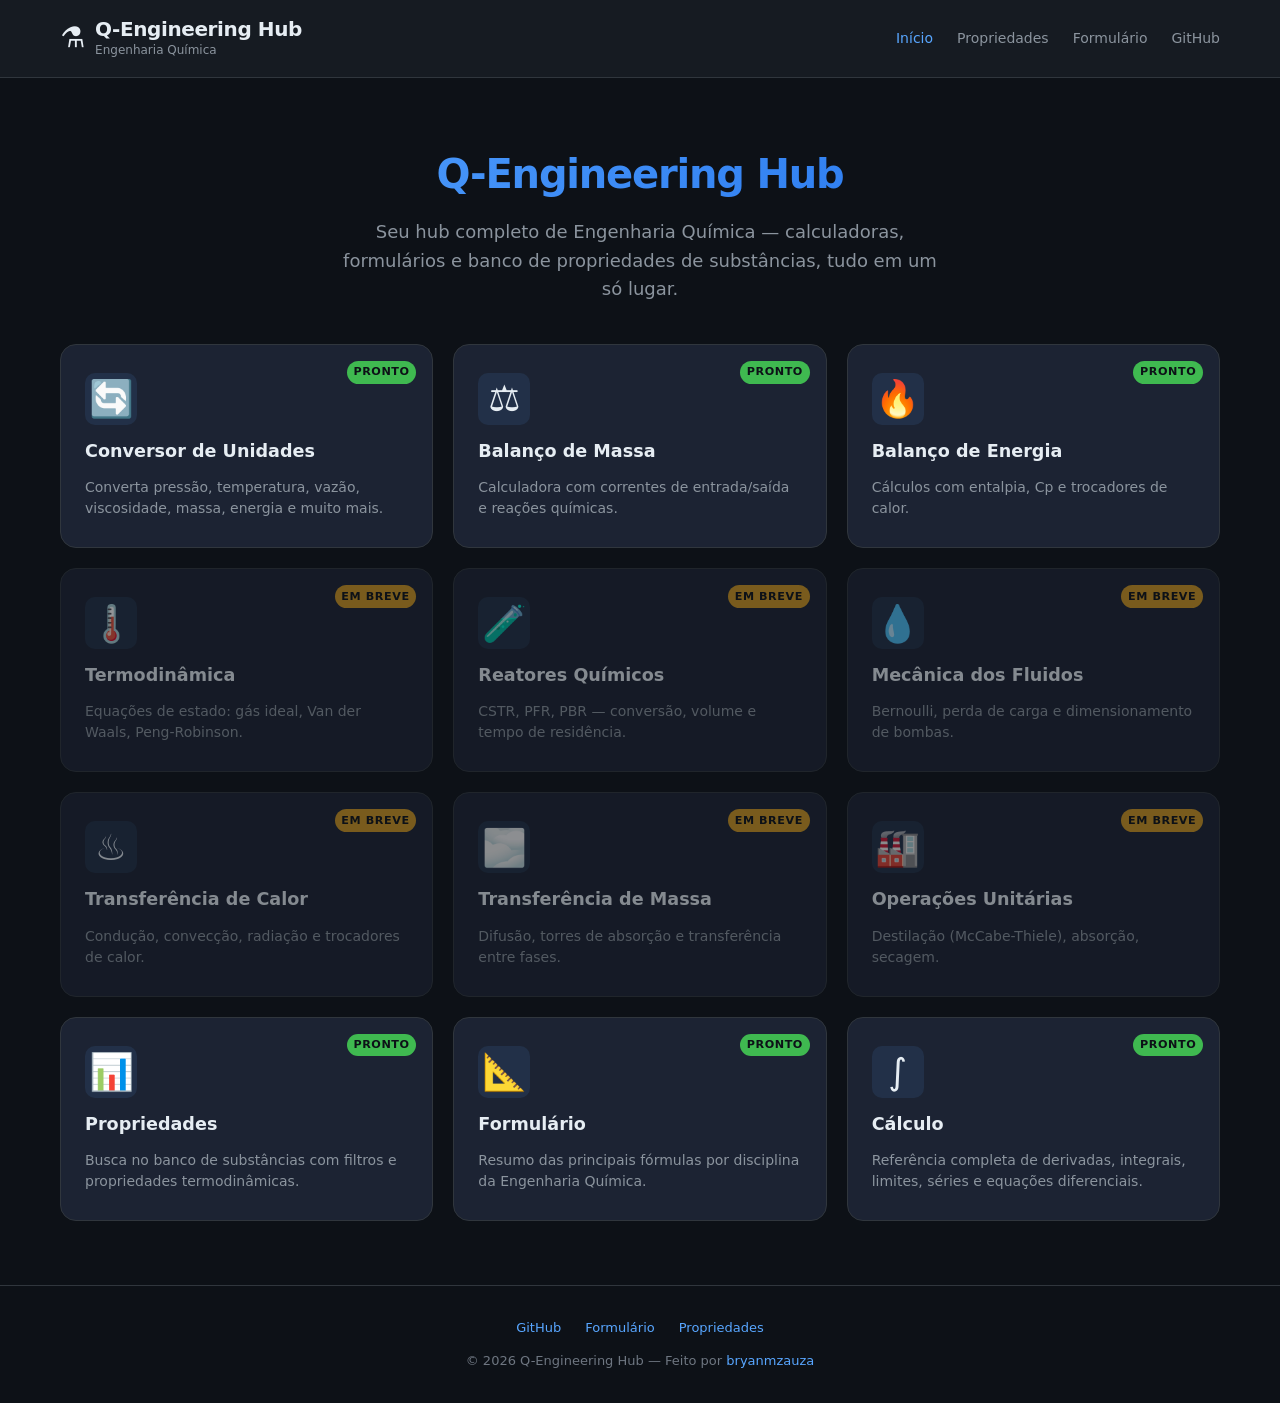
<file: index.html>
<!DOCTYPE html>
<html lang="pt-BR">
<head>
  <meta charset="UTF-8" />
  <meta name="viewport" content="width=device-width, initial-scale=1.0" />
  <meta name="description" content="Q-Engineering Hub — Seu hub completo de Engenharia Química com calculadoras, formulários e banco de propriedades." />
  <title>Q-Engineering Hub</title>
  <link rel="stylesheet" href="css/style.css" />
</head>
<body>

  <!-- ========== Header ========== -->
  <header class="site-header">
    <div class="container header-inner">
      <a href="index.html" class="logo" aria-label="Q-Engineering Hub — Página inicial">
        <span class="logo-icon">⚗️</span>
        <div class="logo-text">
          <h1>Q-Engineering Hub</h1>
          <span>Engenharia Química</span>
        </div>
      </a>

      <button class="menu-toggle" aria-label="Abrir menu" id="menuToggle">☰</button>

      <nav class="header-nav" id="headerNav">
        <a href="index.html" class="active">Início</a>
        <a href="pages/properties.html">Propriedades</a>
        <a href="pages/formulas.html">Formulário</a>
        <a href="https://github.com/bryanmzauza/Q-Engineering-Hub" target="_blank" rel="noopener">GitHub</a>
      </nav>
    </div>
  </header>

  <!-- ========== Hero ========== -->
  <section class="hero">
    <div class="container">
      <h2>Q-Engineering Hub</h2>
      <p>Seu hub completo de Engenharia Química — calculadoras, formulários e banco de propriedades de substâncias, tudo em um só lugar.</p>
    </div>
  </section>

  <!-- ========== Modules Grid ========== -->
  <section class="container">
    <div class="modules-grid" id="modulesGrid">

      <!-- Conversor de Unidades — ATIVO -->
      <a href="pages/unit-converter.html" class="module-card" aria-label="Conversor de Unidades">
        <span class="badge badge--ready">Pronto</span>
        <div class="card-icon">🔄</div>
        <h3>Conversor de Unidades</h3>
        <p>Converta pressão, temperatura, vazão, viscosidade, massa, energia e muito mais.</p>
      </a>

      <!-- Balanço de Massa — ATIVO -->
      <a href="pages/mass-balance.html" class="module-card" aria-label="Balanço de Massa">
        <span class="badge badge--ready">Pronto</span>
        <div class="card-icon">⚖️</div>
        <h3>Balanço de Massa</h3>
        <p>Calculadora com correntes de entrada/saída e reações químicas.</p>
      </a>

      <!-- Balanço de Energia — ATIVO -->
      <a href="pages/energy-balance.html" class="module-card" aria-label="Balanço de Energia">
        <span class="badge badge--ready">Pronto</span>
        <div class="card-icon">🔥</div>
        <h3>Balanço de Energia</h3>
        <p>Cálculos com entalpia, Cp e trocadores de calor.</p>
      </a>

      <!-- Termodinâmica -->
      <div class="module-card disabled" aria-label="Termodinâmica — Em breve">
        <span class="badge">Em breve</span>
        <div class="card-icon">🌡️</div>
        <h3>Termodinâmica</h3>
        <p>Equações de estado: gás ideal, Van der Waals, Peng-Robinson.</p>
      </div>

      <!-- Reatores Químicos -->
      <div class="module-card disabled" aria-label="Reatores Químicos — Em breve">
        <span class="badge">Em breve</span>
        <div class="card-icon">🧪</div>
        <h3>Reatores Químicos</h3>
        <p>CSTR, PFR, PBR — conversão, volume e tempo de residência.</p>
      </div>

      <!-- Mecânica dos Fluidos -->
      <div class="module-card disabled" aria-label="Mecânica dos Fluidos — Em breve">
        <span class="badge">Em breve</span>
        <div class="card-icon">💧</div>
        <h3>Mecânica dos Fluidos</h3>
        <p>Bernoulli, perda de carga e dimensionamento de bombas.</p>
      </div>

      <!-- Transferência de Calor -->
      <div class="module-card disabled" aria-label="Transferência de Calor — Em breve">
        <span class="badge">Em breve</span>
        <div class="card-icon">♨️</div>
        <h3>Transferência de Calor</h3>
        <p>Condução, convecção, radiação e trocadores de calor.</p>
      </div>

      <!-- Transferência de Massa -->
      <div class="module-card disabled" aria-label="Transferência de Massa — Em breve">
        <span class="badge">Em breve</span>
        <div class="card-icon">🌫️</div>
        <h3>Transferência de Massa</h3>
        <p>Difusão, torres de absorção e transferência entre fases.</p>
      </div>

      <!-- Operações Unitárias -->
      <div class="module-card disabled" aria-label="Operações Unitárias — Em breve">
        <span class="badge">Em breve</span>
        <div class="card-icon">🏭</div>
        <h3>Operações Unitárias</h3>
        <p>Destilação (McCabe-Thiele), absorção, secagem.</p>
      </div>

      <!-- Propriedades -->
      <a href="pages/properties.html" class="module-card" aria-label="Banco de Propriedades">
        <span class="badge badge--ready">Pronto</span>
        <div class="card-icon">📊</div>
        <h3>Propriedades</h3>
        <p>Busca no banco de substâncias com filtros e propriedades termodinâmicas.</p>
      </a>

      <!-- Formulário -->
      <a href="pages/formulas.html" class="module-card" aria-label="Formulário de Fórmulas">
        <span class="badge badge--ready">Pronto</span>
        <div class="card-icon">📐</div>
        <h3>Formulário</h3>
        <p>Resumo das principais fórmulas por disciplina da Engenharia Química.</p>
      </a>

      <!-- Cálculo -->
      <a href="pages/calculus.html" class="module-card" aria-label="Cálculo — Derivadas, Integrais e mais">
        <span class="badge badge--ready">Pronto</span>
        <div class="card-icon">∫</div>
        <h3>Cálculo</h3>
        <p>Referência completa de derivadas, integrais, limites, séries e equações diferenciais.</p>
      </a>

    </div>
  </section>

  <!-- ========== Footer ========== -->
  <footer class="site-footer">
    <div class="container">
      <div class="footer-links">
        <a href="https://github.com/bryanmzauza/Q-Engineering-Hub" target="_blank" rel="noopener">GitHub</a>
        <a href="pages/formulas.html">Formulário</a>
        <a href="pages/properties.html">Propriedades</a>
      </div>
      <p>&copy; 2026 Q-Engineering Hub — Feito por <a href="https://github.com/bryanmzauza" target="_blank" rel="noopener">bryanmzauza</a></p>
    </div>
  </footer>

  <script src="js/main.js"></script>
</body>
</html>
</file>
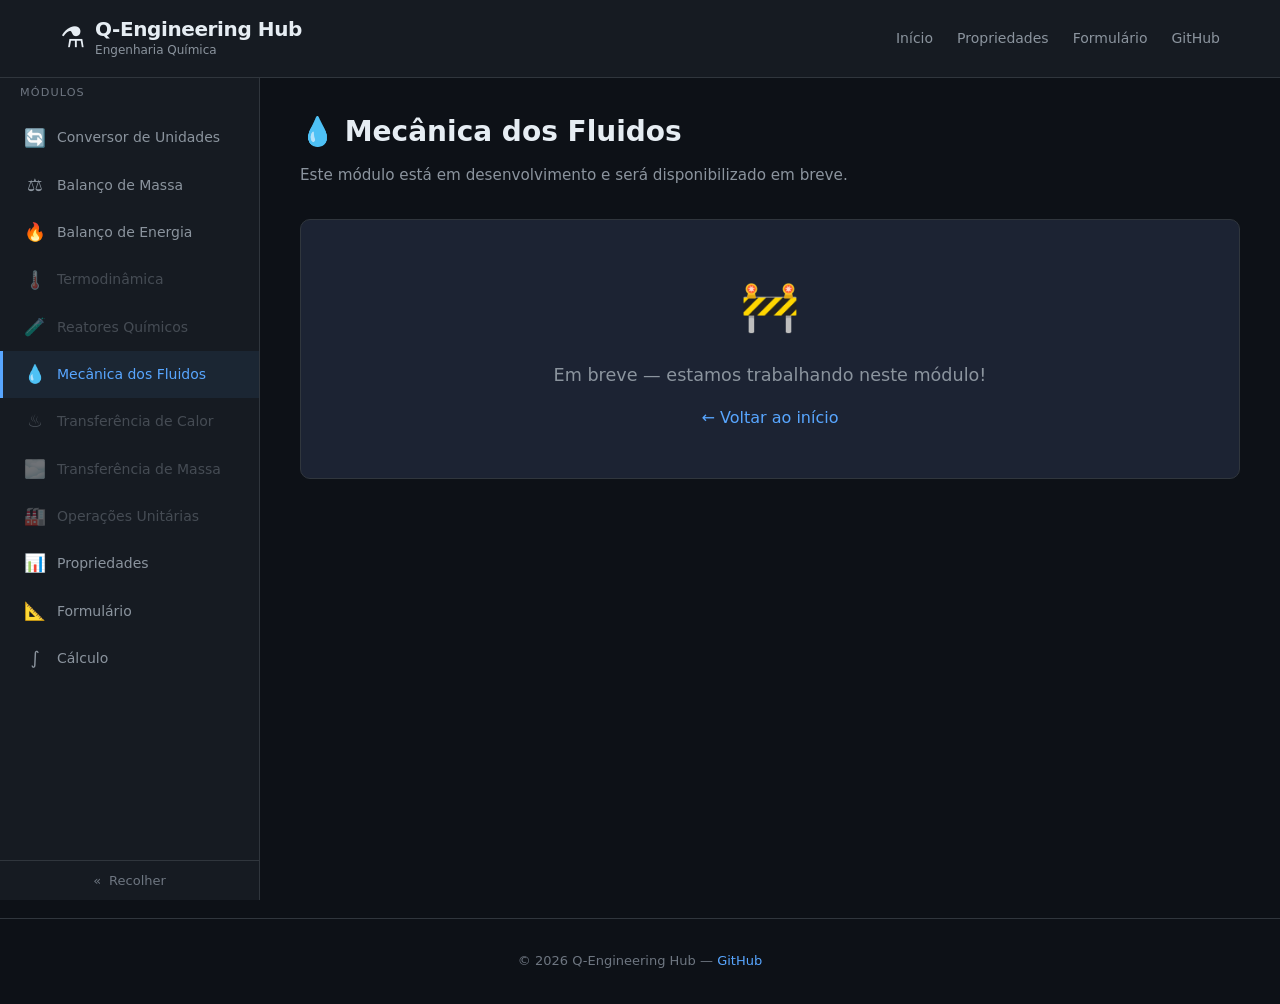
<file: pages/fluid-mechanics.html>
<!DOCTYPE html>
<html lang="pt-BR">
<head>
  <meta charset="UTF-8" />
  <meta name="viewport" content="width=device-width, initial-scale=1.0" />
  <title>Mecânica dos Fluidos — Q-Engineering Hub</title>
  <link rel="stylesheet" href="../css/style.css" />
</head>
<body>
  <header class="site-header">
    <div class="container header-inner">
      <a href="../index.html" class="logo">
        <span class="logo-icon">⚗️</span>
        <div class="logo-text">
          <h1>Q-Engineering Hub</h1>
          <span>Engenharia Química</span>
        </div>
      </a>
      <button class="menu-toggle" id="menuToggle">☰</button>
      <nav class="header-nav" id="headerNav">
        <a href="../index.html">Início</a>
        <a href="properties.html">Propriedades</a>
        <a href="formulas.html">Formulário</a>
        <a href="https://github.com/bryanmzauza/Q-Engineering-Hub" target="_blank" rel="noopener">GitHub</a>
      </nav>
    </div>
  </header>
  <div class="page-wrapper">
    <aside class="sidebar" id="sidebar">
      <p class="sidebar-title">Módulos</p>
      <nav class="sidebar-nav">
        <a href="unit-converter.html"><span class="nav-icon">🔄</span> Conversor de Unidades</a>
        <a href="mass-balance.html"><span class="nav-icon">⚖️</span> Balanço de Massa</a>
        <a href="energy-balance.html"><span class="nav-icon">🔥</span> Balanço de Energia</a>
        <a href="thermodynamics.html" class="disabled"><span class="nav-icon">🌡️</span> Termodinâmica</a>
        <a href="reactors.html" class="disabled"><span class="nav-icon">🧪</span> Reatores Químicos</a>
        <a href="fluid-mechanics.html" class="active"><span class="nav-icon">💧</span> Mecânica dos Fluidos</a>
        <a href="heat-transfer.html" class="disabled"><span class="nav-icon">♨️</span> Transferência de Calor</a>
        <a href="mass-transfer.html" class="disabled"><span class="nav-icon">🌫️</span> Transferência de Massa</a>
        <a href="unit-operations.html" class="disabled"><span class="nav-icon">🏭</span> Operações Unitárias</a>
        <a href="properties.html"><span class="nav-icon">📊</span> Propriedades</a>
        <a href="formulas.html"><span class="nav-icon">📐</span> Formulário</a>
        <a href="calculus.html"><span class="nav-icon">∫</span> Cálculo</a>
      </nav>
    </aside>
    <main class="main-content">
      <h2 class="page-title">💧 Mecânica dos Fluidos</h2>
      <p class="page-subtitle">Este módulo está em desenvolvimento e será disponibilizado em breve.</p>
      <div class="result-box" style="text-align:center; padding: 3rem 1.5rem;">
        <p style="font-size: 3rem; margin-bottom: 1rem;">🚧</p>
        <p style="font-size: 1.1rem; color: var(--text-secondary);">Em breve — estamos trabalhando neste módulo!</p>
        <p style="margin-top: 1rem;"><a href="../index.html">← Voltar ao início</a></p>
      </div>
    </main>
  </div>
  <footer class="site-footer">
    <div class="container">
      <p>&copy; 2026 Q-Engineering Hub — <a href="https://github.com/bryanmzauza/Q-Engineering-Hub" target="_blank" rel="noopener">GitHub</a></p>
    </div>
  </footer>
  <script src="../js/main.js"></script>
</body>
</html>
</file>
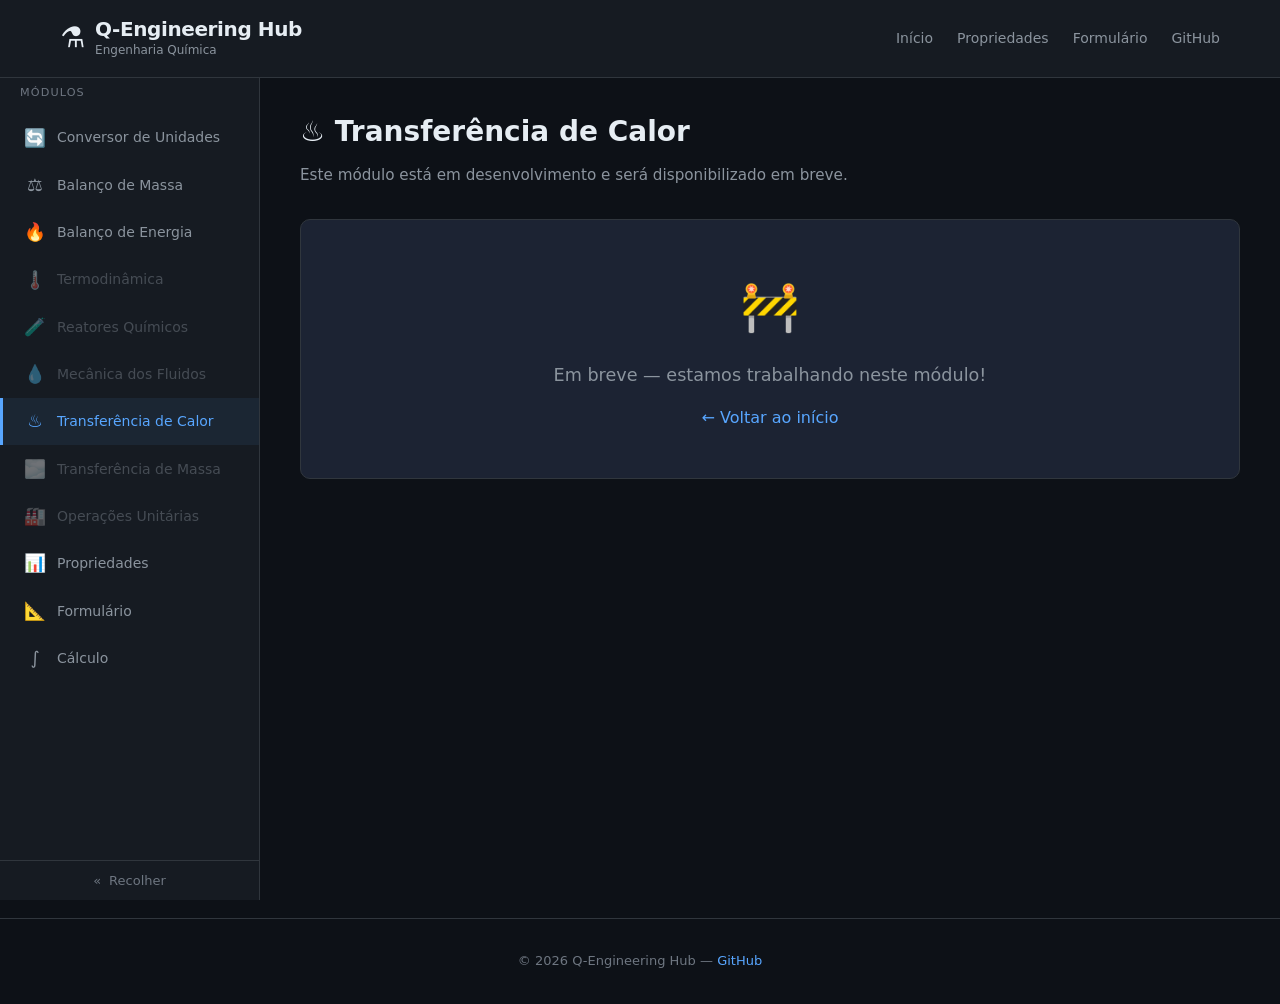
<file: pages/heat-transfer.html>
<!DOCTYPE html>
<html lang="pt-BR">
<head>
  <meta charset="UTF-8" />
  <meta name="viewport" content="width=device-width, initial-scale=1.0" />
  <title>Transferência de Calor — Q-Engineering Hub</title>
  <link rel="stylesheet" href="../css/style.css" />
</head>
<body>
  <header class="site-header">
    <div class="container header-inner">
      <a href="../index.html" class="logo">
        <span class="logo-icon">⚗️</span>
        <div class="logo-text">
          <h1>Q-Engineering Hub</h1>
          <span>Engenharia Química</span>
        </div>
      </a>
      <button class="menu-toggle" id="menuToggle">☰</button>
      <nav class="header-nav" id="headerNav">
        <a href="../index.html">Início</a>
        <a href="properties.html">Propriedades</a>
        <a href="formulas.html">Formulário</a>
        <a href="https://github.com/bryanmzauza/Q-Engineering-Hub" target="_blank" rel="noopener">GitHub</a>
      </nav>
    </div>
  </header>
  <div class="page-wrapper">
    <aside class="sidebar" id="sidebar">
      <p class="sidebar-title">Módulos</p>
      <nav class="sidebar-nav">
        <a href="unit-converter.html"><span class="nav-icon">🔄</span> Conversor de Unidades</a>
        <a href="mass-balance.html"><span class="nav-icon">⚖️</span> Balanço de Massa</a>
        <a href="energy-balance.html"><span class="nav-icon">🔥</span> Balanço de Energia</a>
        <a href="thermodynamics.html" class="disabled"><span class="nav-icon">🌡️</span> Termodinâmica</a>
        <a href="reactors.html" class="disabled"><span class="nav-icon">🧪</span> Reatores Químicos</a>
        <a href="fluid-mechanics.html" class="disabled"><span class="nav-icon">💧</span> Mecânica dos Fluidos</a>
        <a href="heat-transfer.html" class="active"><span class="nav-icon">♨️</span> Transferência de Calor</a>
        <a href="mass-transfer.html" class="disabled"><span class="nav-icon">🌫️</span> Transferência de Massa</a>
        <a href="unit-operations.html" class="disabled"><span class="nav-icon">🏭</span> Operações Unitárias</a>
        <a href="properties.html"><span class="nav-icon">📊</span> Propriedades</a>
        <a href="formulas.html"><span class="nav-icon">📐</span> Formulário</a>
        <a href="calculus.html"><span class="nav-icon">∫</span> Cálculo</a>
      </nav>
    </aside>
    <main class="main-content">
      <h2 class="page-title">♨️ Transferência de Calor</h2>
      <p class="page-subtitle">Este módulo está em desenvolvimento e será disponibilizado em breve.</p>
      <div class="result-box" style="text-align:center; padding: 3rem 1.5rem;">
        <p style="font-size: 3rem; margin-bottom: 1rem;">🚧</p>
        <p style="font-size: 1.1rem; color: var(--text-secondary);">Em breve — estamos trabalhando neste módulo!</p>
        <p style="margin-top: 1rem;"><a href="../index.html">← Voltar ao início</a></p>
      </div>
    </main>
  </div>
  <footer class="site-footer">
    <div class="container">
      <p>&copy; 2026 Q-Engineering Hub — <a href="https://github.com/bryanmzauza/Q-Engineering-Hub" target="_blank" rel="noopener">GitHub</a></p>
    </div>
  </footer>
  <script src="../js/main.js"></script>
</body>
</html>
</file>
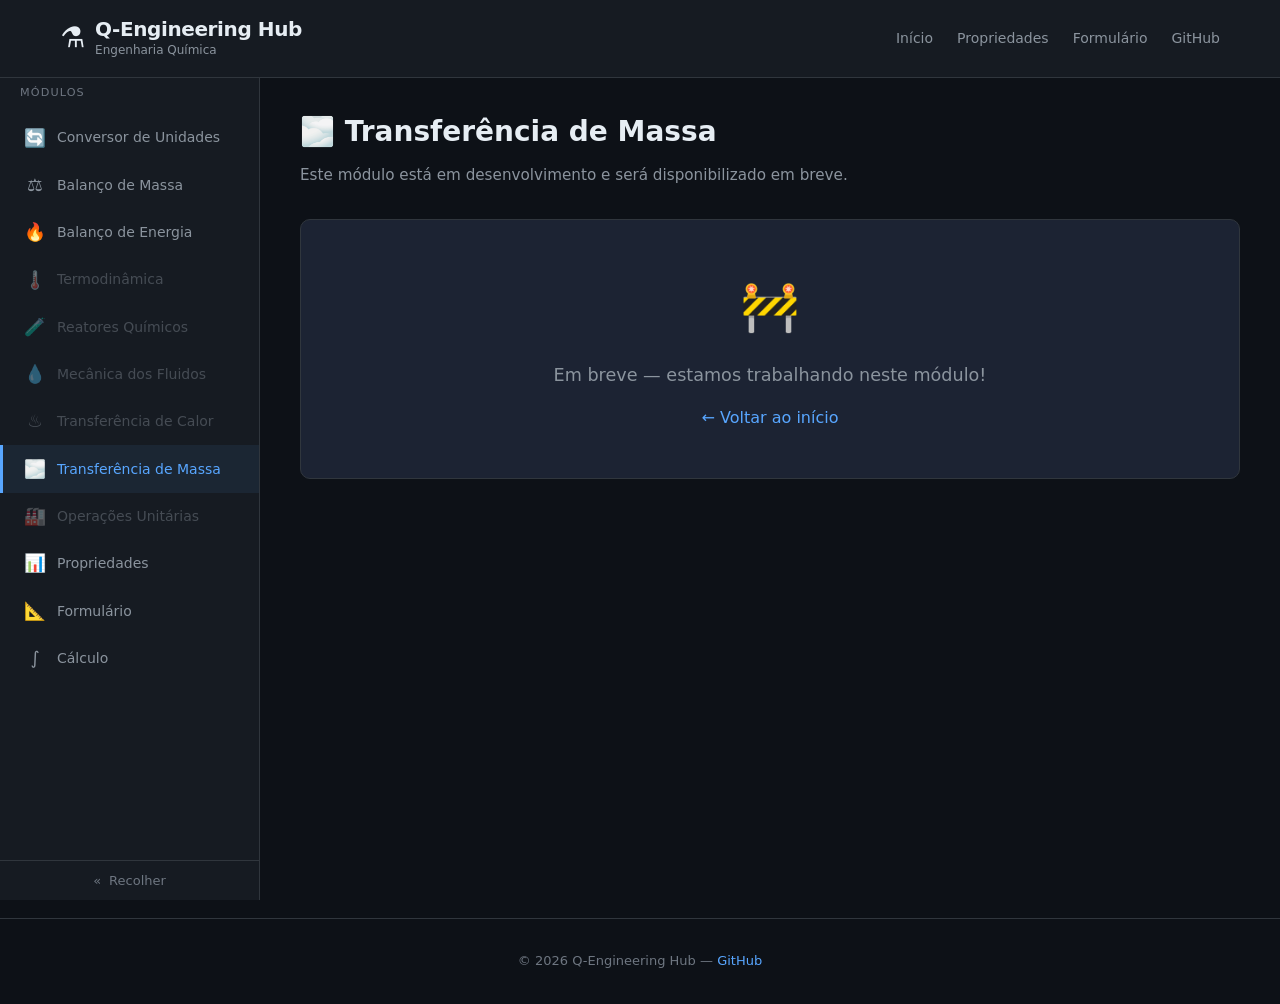
<file: pages/mass-transfer.html>
<!DOCTYPE html>
<html lang="pt-BR">
<head>
  <meta charset="UTF-8" />
  <meta name="viewport" content="width=device-width, initial-scale=1.0" />
  <title>Transferência de Massa — Q-Engineering Hub</title>
  <link rel="stylesheet" href="../css/style.css" />
</head>
<body>
  <header class="site-header">
    <div class="container header-inner">
      <a href="../index.html" class="logo">
        <span class="logo-icon">⚗️</span>
        <div class="logo-text">
          <h1>Q-Engineering Hub</h1>
          <span>Engenharia Química</span>
        </div>
      </a>
      <button class="menu-toggle" id="menuToggle">☰</button>
      <nav class="header-nav" id="headerNav">
        <a href="../index.html">Início</a>
        <a href="properties.html">Propriedades</a>
        <a href="formulas.html">Formulário</a>
        <a href="https://github.com/bryanmzauza/Q-Engineering-Hub" target="_blank" rel="noopener">GitHub</a>
      </nav>
    </div>
  </header>
  <div class="page-wrapper">
    <aside class="sidebar" id="sidebar">
      <p class="sidebar-title">Módulos</p>
      <nav class="sidebar-nav">
        <a href="unit-converter.html"><span class="nav-icon">🔄</span> Conversor de Unidades</a>
        <a href="mass-balance.html"><span class="nav-icon">⚖️</span> Balanço de Massa</a>
        <a href="energy-balance.html"><span class="nav-icon">🔥</span> Balanço de Energia</a>
        <a href="thermodynamics.html" class="disabled"><span class="nav-icon">🌡️</span> Termodinâmica</a>
        <a href="reactors.html" class="disabled"><span class="nav-icon">🧪</span> Reatores Químicos</a>
        <a href="fluid-mechanics.html" class="disabled"><span class="nav-icon">💧</span> Mecânica dos Fluidos</a>
        <a href="heat-transfer.html" class="disabled"><span class="nav-icon">♨️</span> Transferência de Calor</a>
        <a href="mass-transfer.html" class="active"><span class="nav-icon">🌫️</span> Transferência de Massa</a>
        <a href="unit-operations.html" class="disabled"><span class="nav-icon">🏭</span> Operações Unitárias</a>
        <a href="properties.html"><span class="nav-icon">📊</span> Propriedades</a>
        <a href="formulas.html"><span class="nav-icon">📐</span> Formulário</a>
        <a href="calculus.html"><span class="nav-icon">∫</span> Cálculo</a>
      </nav>
    </aside>
    <main class="main-content">
      <h2 class="page-title">🌫️ Transferência de Massa</h2>
      <p class="page-subtitle">Este módulo está em desenvolvimento e será disponibilizado em breve.</p>
      <div class="result-box" style="text-align:center; padding: 3rem 1.5rem;">
        <p style="font-size: 3rem; margin-bottom: 1rem;">🚧</p>
        <p style="font-size: 1.1rem; color: var(--text-secondary);">Em breve — estamos trabalhando neste módulo!</p>
        <p style="margin-top: 1rem;"><a href="../index.html">← Voltar ao início</a></p>
      </div>
    </main>
  </div>
  <footer class="site-footer">
    <div class="container">
      <p>&copy; 2026 Q-Engineering Hub — <a href="https://github.com/bryanmzauza/Q-Engineering-Hub" target="_blank" rel="noopener">GitHub</a></p>
    </div>
  </footer>
  <script src="../js/main.js"></script>
</body>
</html>
</file>
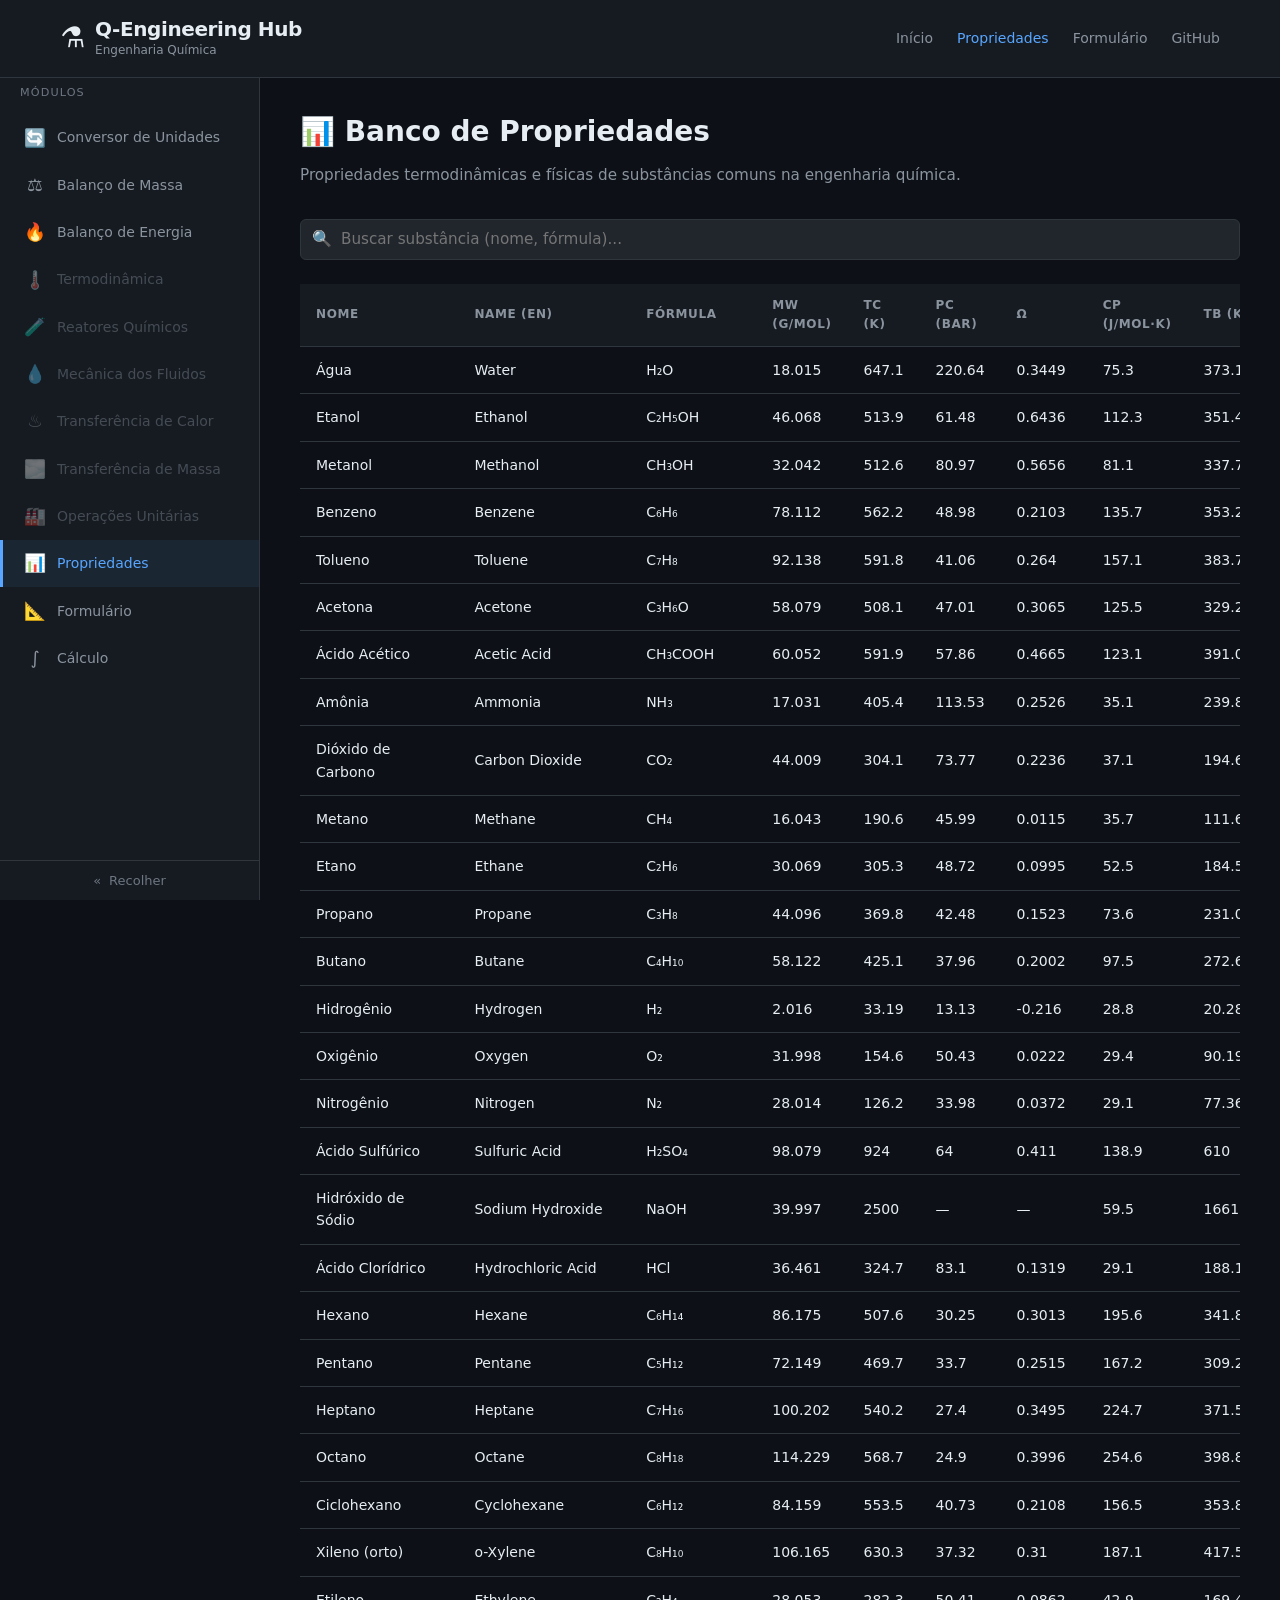
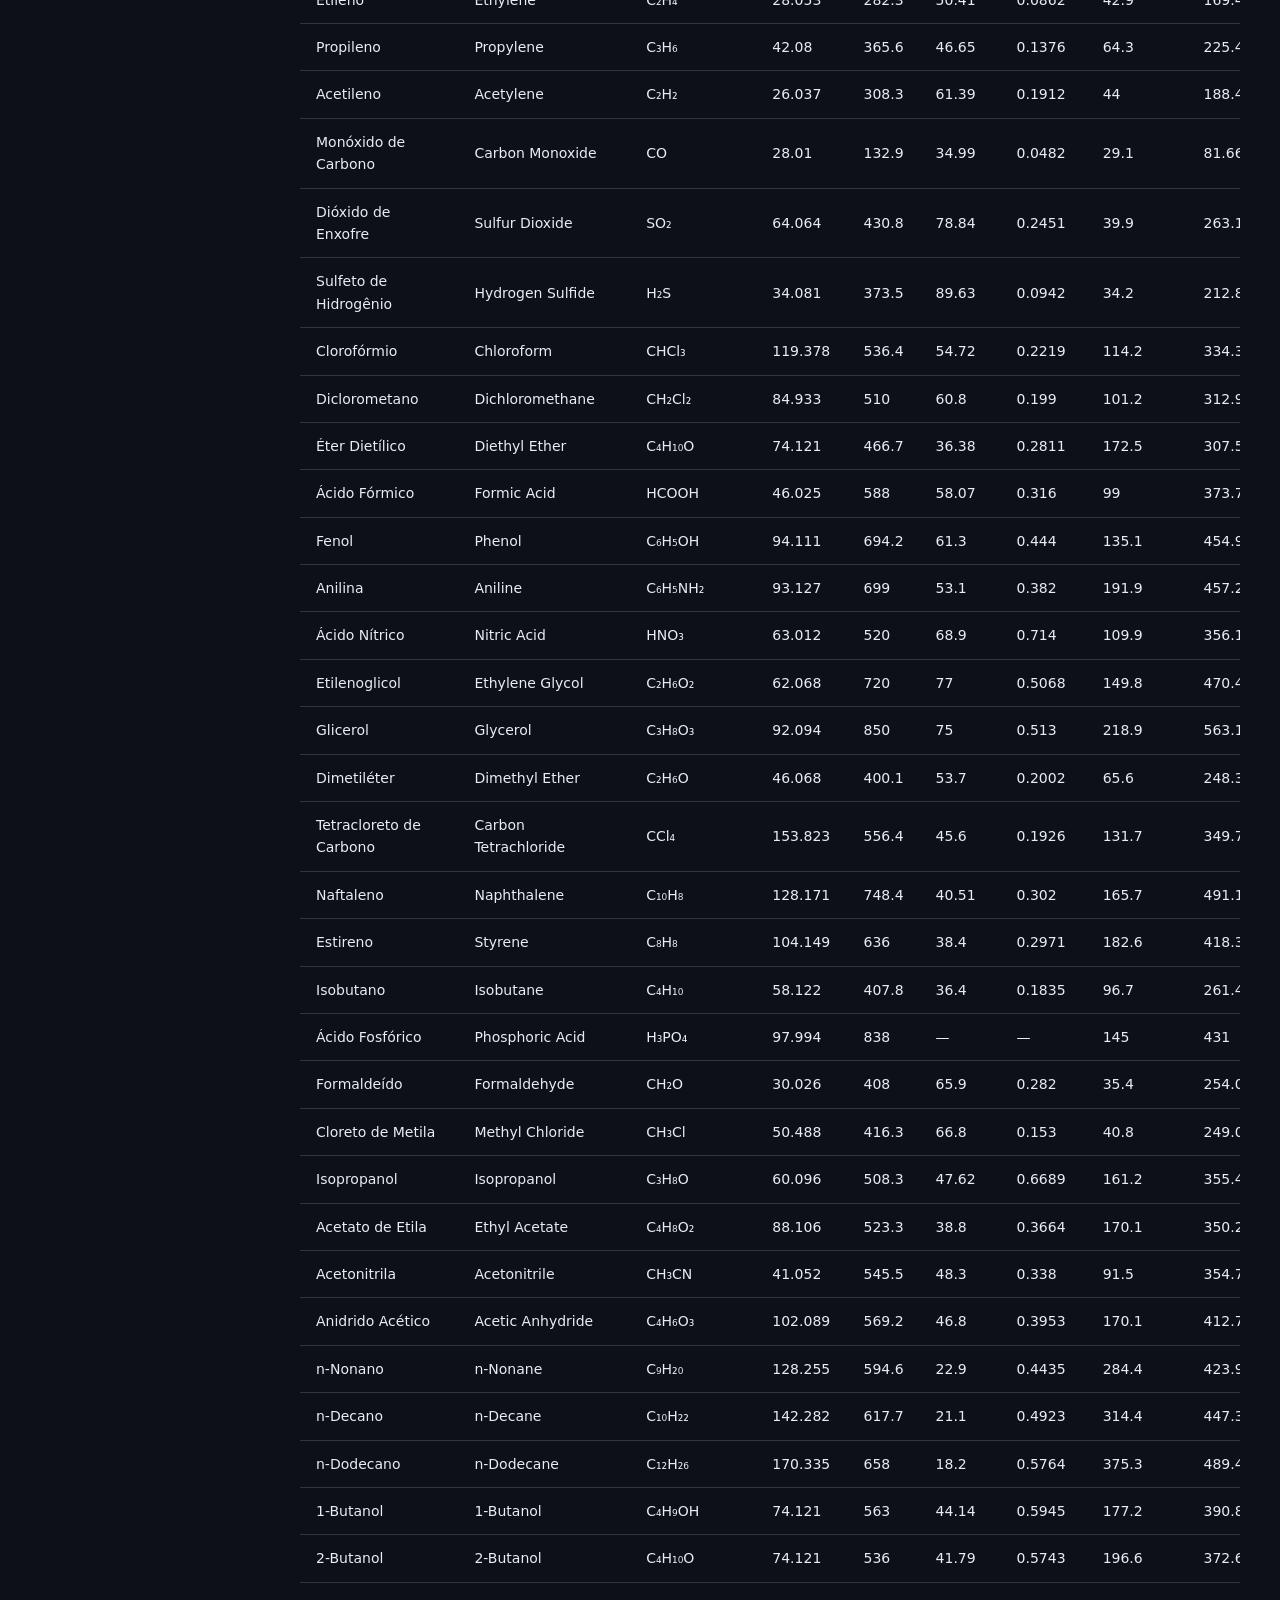
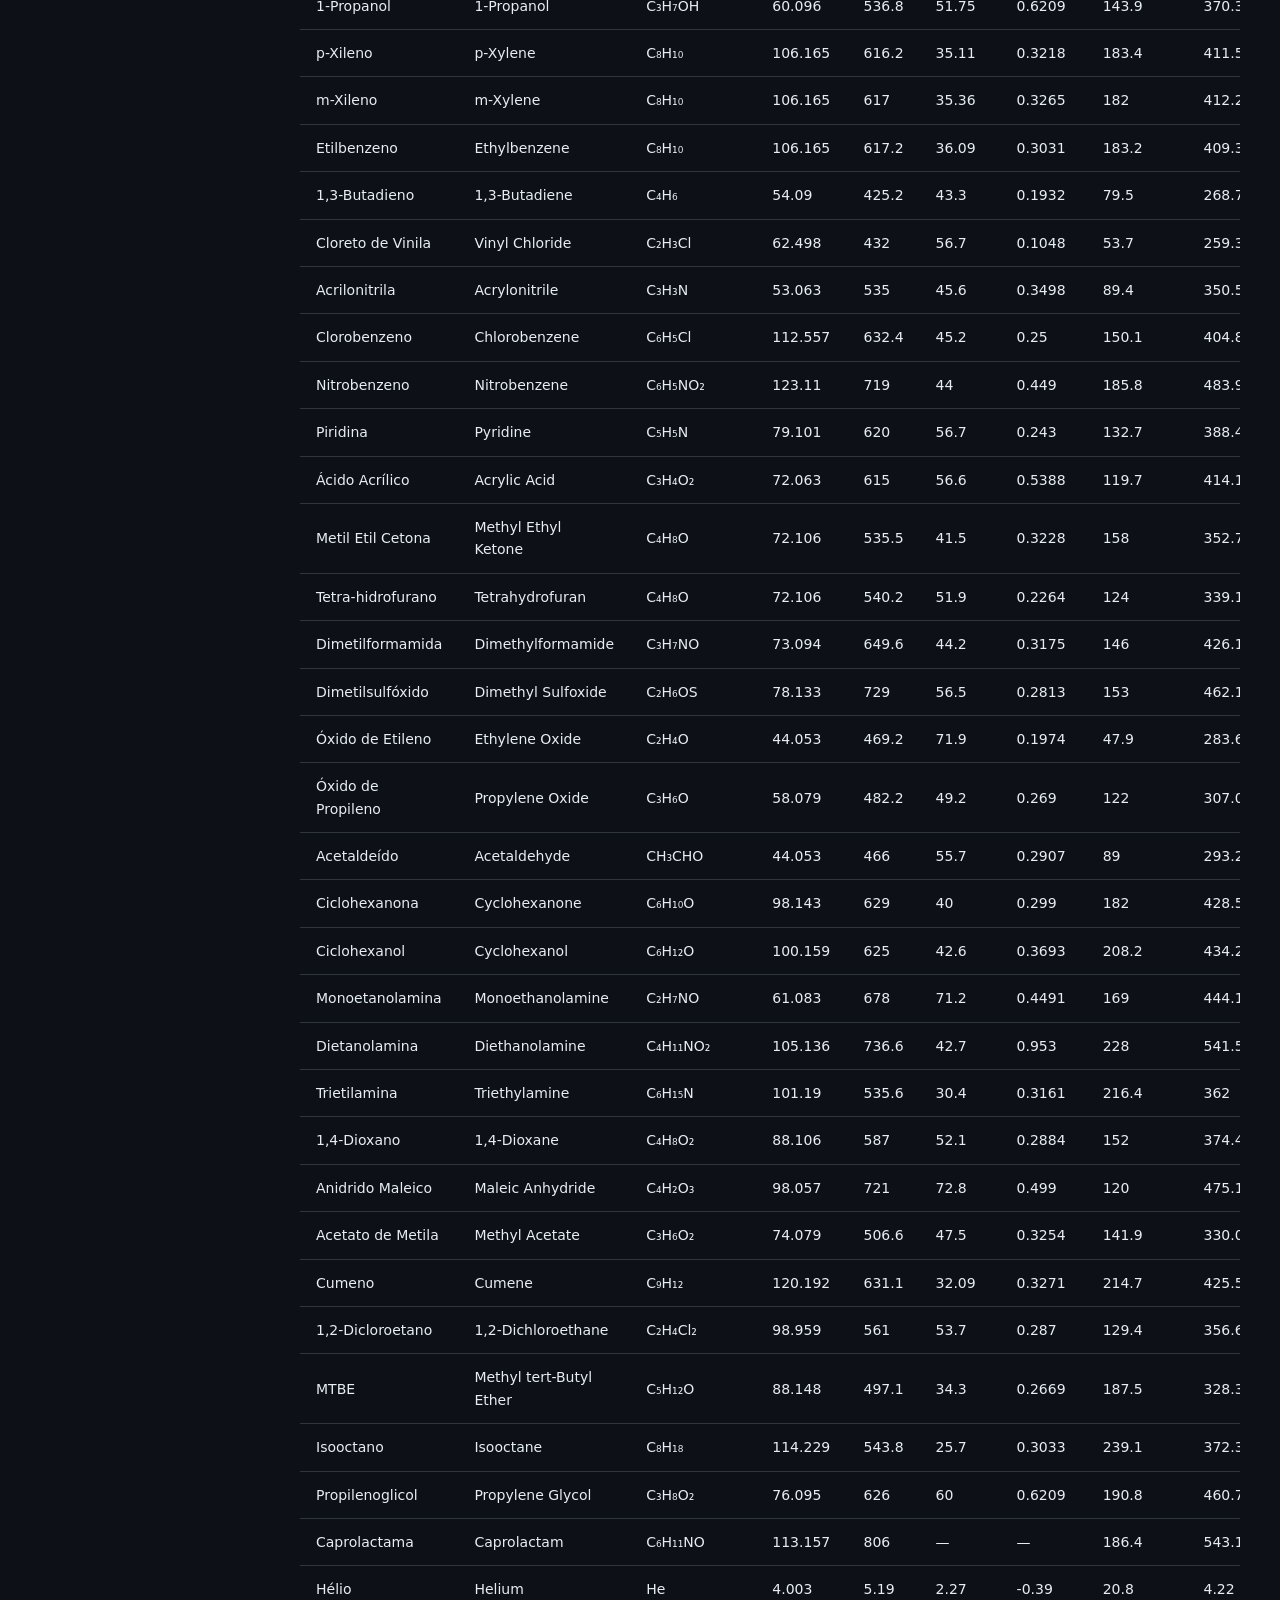
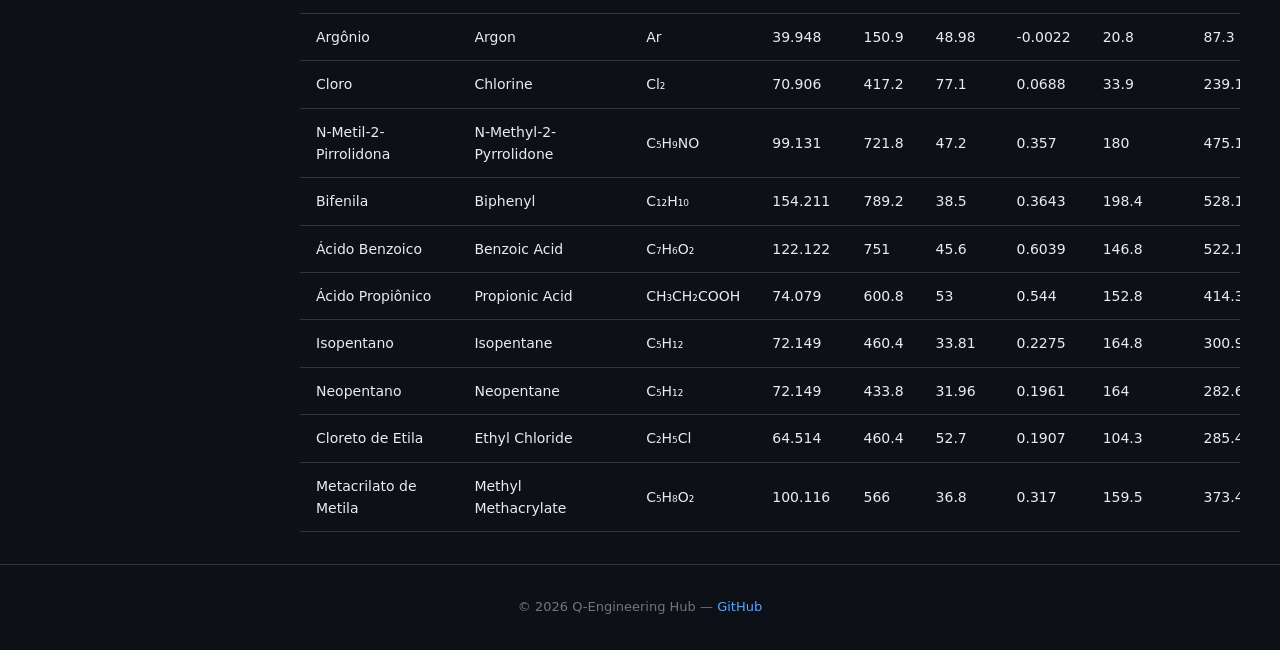
<file: pages/properties.html>
<!DOCTYPE html>
<html lang="pt-BR">
<head>
  <meta charset="UTF-8" />
  <meta name="viewport" content="width=device-width, initial-scale=1.0" />
  <meta name="description" content="Banco de Propriedades de Substâncias — Q-Engineering Hub" />
  <title>Propriedades — Q-Engineering Hub</title>
  <link rel="stylesheet" href="../css/style.css" />
</head>
<body>

  <!-- ========== Header ========== -->
  <header class="site-header">
    <div class="container header-inner">
      <a href="../index.html" class="logo">
        <span class="logo-icon">⚗️</span>
        <div class="logo-text">
          <h1>Q-Engineering Hub</h1>
          <span>Engenharia Química</span>
        </div>
      </a>
      <button class="menu-toggle" id="menuToggle">☰</button>
      <nav class="header-nav" id="headerNav">
        <a href="../index.html">Início</a>
        <a href="properties.html" class="active">Propriedades</a>
        <a href="formulas.html">Formulário</a>
        <a href="https://github.com/bryanmzauza/Q-Engineering-Hub" target="_blank" rel="noopener">GitHub</a>
      </nav>
    </div>
  </header>

  <!-- ========== Page Wrapper ========== -->
  <div class="page-wrapper">

    <!-- Sidebar -->
    <aside class="sidebar" id="sidebar">
      <p class="sidebar-title">Módulos</p>
      <nav class="sidebar-nav">
        <a href="unit-converter.html"><span class="nav-icon">🔄</span> Conversor de Unidades</a>
        <a href="mass-balance.html"><span class="nav-icon">⚖️</span> Balanço de Massa</a>
        <a href="energy-balance.html"><span class="nav-icon">🔥</span> Balanço de Energia</a>
        <a href="thermodynamics.html" class="disabled"><span class="nav-icon">🌡️</span> Termodinâmica</a>
        <a href="reactors.html" class="disabled"><span class="nav-icon">🧪</span> Reatores Químicos</a>
        <a href="fluid-mechanics.html" class="disabled"><span class="nav-icon">💧</span> Mecânica dos Fluidos</a>
        <a href="heat-transfer.html" class="disabled"><span class="nav-icon">♨️</span> Transferência de Calor</a>
        <a href="mass-transfer.html" class="disabled"><span class="nav-icon">🌫️</span> Transferência de Massa</a>
        <a href="unit-operations.html" class="disabled"><span class="nav-icon">🏭</span> Operações Unitárias</a>
        <a href="properties.html" class="active"><span class="nav-icon">📊</span> Propriedades</a>
        <a href="formulas.html"><span class="nav-icon">📐</span> Formulário</a>
        <a href="calculus.html"><span class="nav-icon">∫</span> Cálculo</a>
      </nav>
    </aside>

    <!-- Main Content -->
    <main class="main-content">
      <button class="menu-toggle" id="sidebarToggle" aria-label="Abrir sidebar">☰</button>

      <h2 class="page-title">📊 Banco de Propriedades</h2>
      <p class="page-subtitle">Propriedades termodinâmicas e físicas de substâncias comuns na engenharia química.</p>

      <!-- Search -->
      <div class="search-wrapper">
        <span class="search-icon">🔍</span>
        <input type="text" id="searchInput" class="form-control" placeholder="Buscar substância (nome, fórmula)..." style="padding-left: 2.5rem;" aria-label="Buscar substância" />
      </div>

      <!-- Table -->
      <div style="overflow-x: auto;">
        <table class="data-table" id="substancesTable">
          <thead>
            <tr>
              <th>Nome</th>
              <th>Name (EN)</th>
              <th>Fórmula</th>
              <th>Mw (g/mol)</th>
              <th>Tc (K)</th>
              <th>Pc (bar)</th>
              <th>ω</th>
              <th>Cp (J/mol·K)</th>
              <th>Tb (K)</th>
              <th>Tf (K)</th>
              <th>ρ (kg/m³)</th>
              <th>ΔHvap (kJ/mol)</th>
              <th>k (W/m·K)</th>
              <th>μ (mPa·s)</th>
            </tr>
          </thead>
          <tbody id="substancesBody">
            <!-- Populated by JS -->
          </tbody>
        </table>
      </div>

      <p id="noResults" style="display:none; text-align:center; color:var(--text-muted); padding: 2rem 0;">
        Nenhuma substância encontrada.
      </p>
    </main>
  </div>

  <!-- ========== Footer ========== -->
  <footer class="site-footer">
    <div class="container">
      <p>&copy; 2026 Q-Engineering Hub — <a href="https://github.com/bryanmzauza/Q-Engineering-Hub" target="_blank" rel="noopener">GitHub</a></p>
    </div>
  </footer>

  <script src="../js/main.js"></script>
  <script src="../data/substances.js"></script>
  <script src="../js/modules/properties.js"></script>
</body>
</html>
</file>
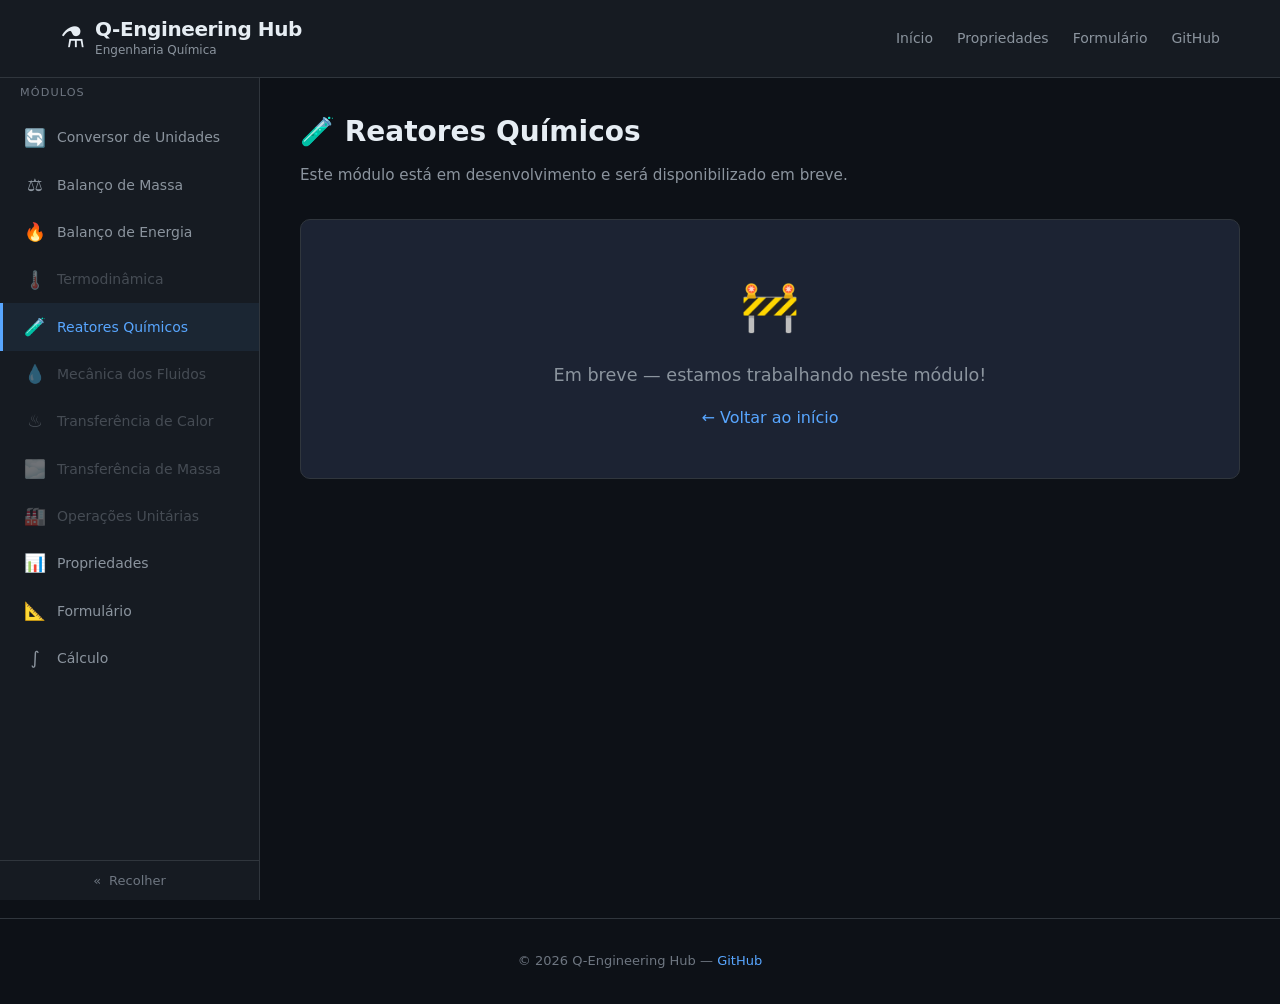
<file: pages/reactors.html>
<!DOCTYPE html>
<html lang="pt-BR">
<head>
  <meta charset="UTF-8" />
  <meta name="viewport" content="width=device-width, initial-scale=1.0" />
  <title>Reatores Químicos — Q-Engineering Hub</title>
  <link rel="stylesheet" href="../css/style.css" />
</head>
<body>
  <header class="site-header">
    <div class="container header-inner">
      <a href="../index.html" class="logo">
        <span class="logo-icon">⚗️</span>
        <div class="logo-text">
          <h1>Q-Engineering Hub</h1>
          <span>Engenharia Química</span>
        </div>
      </a>
      <button class="menu-toggle" id="menuToggle">☰</button>
      <nav class="header-nav" id="headerNav">
        <a href="../index.html">Início</a>
        <a href="properties.html">Propriedades</a>
        <a href="formulas.html">Formulário</a>
        <a href="https://github.com/bryanmzauza/Q-Engineering-Hub" target="_blank" rel="noopener">GitHub</a>
      </nav>
    </div>
  </header>
  <div class="page-wrapper">
    <aside class="sidebar" id="sidebar">
      <p class="sidebar-title">Módulos</p>
      <nav class="sidebar-nav">
        <a href="unit-converter.html"><span class="nav-icon">🔄</span> Conversor de Unidades</a>
        <a href="mass-balance.html"><span class="nav-icon">⚖️</span> Balanço de Massa</a>
        <a href="energy-balance.html"><span class="nav-icon">🔥</span> Balanço de Energia</a>
        <a href="thermodynamics.html" class="disabled"><span class="nav-icon">🌡️</span> Termodinâmica</a>
        <a href="reactors.html" class="active"><span class="nav-icon">🧪</span> Reatores Químicos</a>
        <a href="fluid-mechanics.html" class="disabled"><span class="nav-icon">💧</span> Mecânica dos Fluidos</a>
        <a href="heat-transfer.html" class="disabled"><span class="nav-icon">♨️</span> Transferência de Calor</a>
        <a href="mass-transfer.html" class="disabled"><span class="nav-icon">🌫️</span> Transferência de Massa</a>
        <a href="unit-operations.html" class="disabled"><span class="nav-icon">🏭</span> Operações Unitárias</a>
        <a href="properties.html"><span class="nav-icon">📊</span> Propriedades</a>
        <a href="formulas.html"><span class="nav-icon">📐</span> Formulário</a>
        <a href="calculus.html"><span class="nav-icon">∫</span> Cálculo</a>
      </nav>
    </aside>
    <main class="main-content">
      <h2 class="page-title">🧪 Reatores Químicos</h2>
      <p class="page-subtitle">Este módulo está em desenvolvimento e será disponibilizado em breve.</p>
      <div class="result-box" style="text-align:center; padding: 3rem 1.5rem;">
        <p style="font-size: 3rem; margin-bottom: 1rem;">🚧</p>
        <p style="font-size: 1.1rem; color: var(--text-secondary);">Em breve — estamos trabalhando neste módulo!</p>
        <p style="margin-top: 1rem;"><a href="../index.html">← Voltar ao início</a></p>
      </div>
    </main>
  </div>
  <footer class="site-footer">
    <div class="container">
      <p>&copy; 2026 Q-Engineering Hub — <a href="https://github.com/bryanmzauza/Q-Engineering-Hub" target="_blank" rel="noopener">GitHub</a></p>
    </div>
  </footer>
  <script src="../js/main.js"></script>
</body>
</html>
</file>
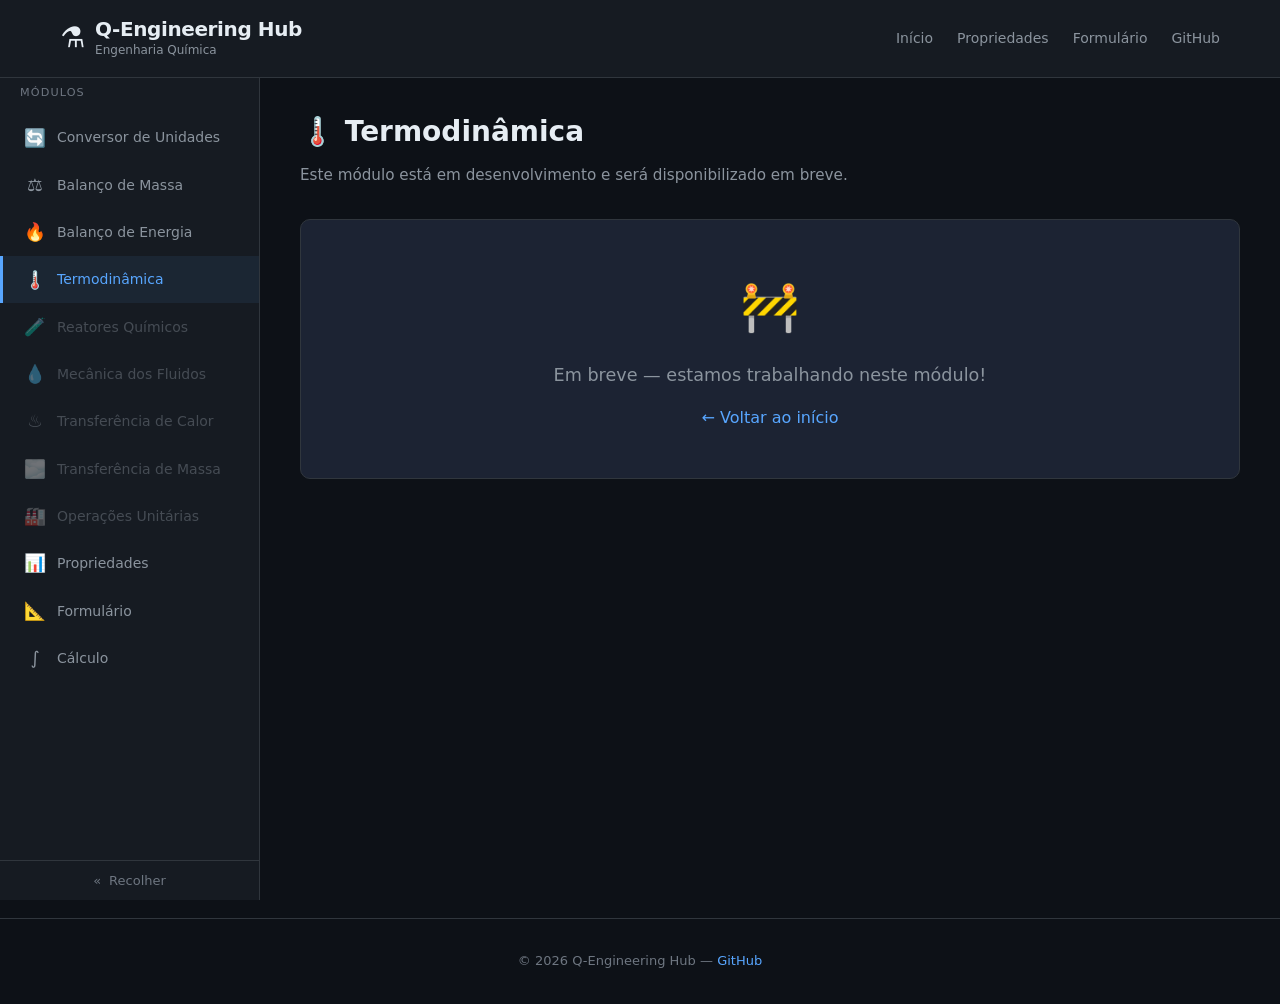
<file: pages/thermodynamics.html>
<!DOCTYPE html>
<html lang="pt-BR">
<head>
  <meta charset="UTF-8" />
  <meta name="viewport" content="width=device-width, initial-scale=1.0" />
  <title>Termodinâmica — Q-Engineering Hub</title>
  <link rel="stylesheet" href="../css/style.css" />
</head>
<body>
  <header class="site-header">
    <div class="container header-inner">
      <a href="../index.html" class="logo">
        <span class="logo-icon">⚗️</span>
        <div class="logo-text">
          <h1>Q-Engineering Hub</h1>
          <span>Engenharia Química</span>
        </div>
      </a>
      <button class="menu-toggle" id="menuToggle">☰</button>
      <nav class="header-nav" id="headerNav">
        <a href="../index.html">Início</a>
        <a href="properties.html">Propriedades</a>
        <a href="formulas.html">Formulário</a>
        <a href="https://github.com/bryanmzauza/Q-Engineering-Hub" target="_blank" rel="noopener">GitHub</a>
      </nav>
    </div>
  </header>
  <div class="page-wrapper">
    <aside class="sidebar" id="sidebar">
      <p class="sidebar-title">Módulos</p>
      <nav class="sidebar-nav">
        <a href="unit-converter.html"><span class="nav-icon">🔄</span> Conversor de Unidades</a>
        <a href="mass-balance.html"><span class="nav-icon">⚖️</span> Balanço de Massa</a>
        <a href="energy-balance.html"><span class="nav-icon">🔥</span> Balanço de Energia</a>
        <a href="thermodynamics.html" class="active"><span class="nav-icon">🌡️</span> Termodinâmica</a>
        <a href="reactors.html" class="disabled"><span class="nav-icon">🧪</span> Reatores Químicos</a>
        <a href="fluid-mechanics.html" class="disabled"><span class="nav-icon">💧</span> Mecânica dos Fluidos</a>
        <a href="heat-transfer.html" class="disabled"><span class="nav-icon">♨️</span> Transferência de Calor</a>
        <a href="mass-transfer.html" class="disabled"><span class="nav-icon">🌫️</span> Transferência de Massa</a>
        <a href="unit-operations.html" class="disabled"><span class="nav-icon">🏭</span> Operações Unitárias</a>
        <a href="properties.html"><span class="nav-icon">📊</span> Propriedades</a>
        <a href="formulas.html"><span class="nav-icon">📐</span> Formulário</a>
        <a href="calculus.html"><span class="nav-icon">∫</span> Cálculo</a>
      </nav>
    </aside>
    <main class="main-content">
      <h2 class="page-title">🌡️ Termodinâmica</h2>
      <p class="page-subtitle">Este módulo está em desenvolvimento e será disponibilizado em breve.</p>
      <div class="result-box" style="text-align:center; padding: 3rem 1.5rem;">
        <p style="font-size: 3rem; margin-bottom: 1rem;">🚧</p>
        <p style="font-size: 1.1rem; color: var(--text-secondary);">Em breve — estamos trabalhando neste módulo!</p>
        <p style="margin-top: 1rem;"><a href="../index.html">← Voltar ao início</a></p>
      </div>
    </main>
  </div>
  <footer class="site-footer">
    <div class="container">
      <p>&copy; 2026 Q-Engineering Hub — <a href="https://github.com/bryanmzauza/Q-Engineering-Hub" target="_blank" rel="noopener">GitHub</a></p>
    </div>
  </footer>
  <script src="../js/main.js"></script>
</body>
</html>
</file>
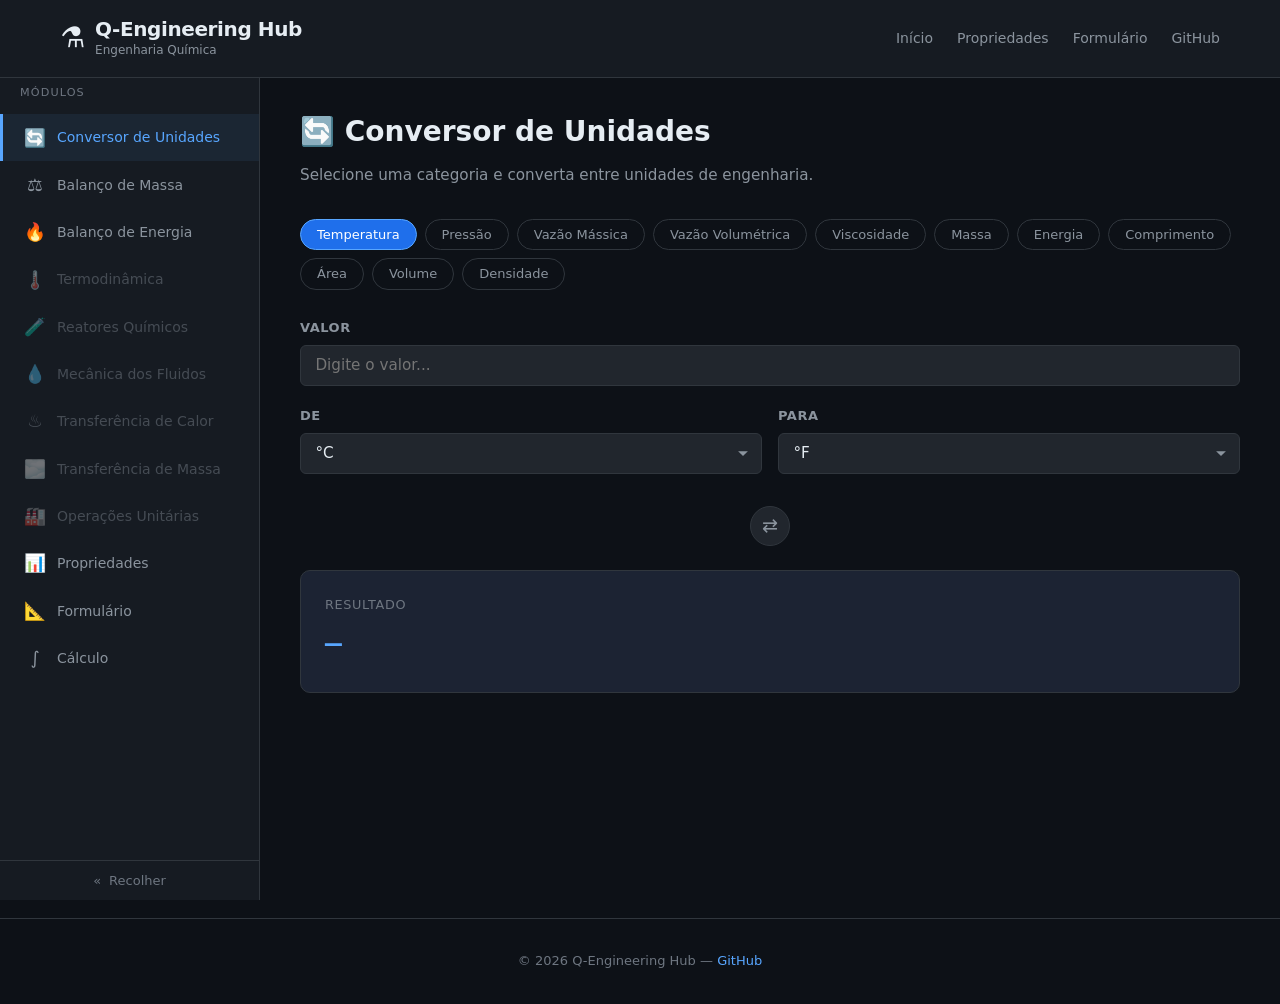
<file: pages/unit-converter.html>
<!DOCTYPE html>
<html lang="pt-BR">
<head>
  <meta charset="UTF-8" />
  <meta name="viewport" content="width=device-width, initial-scale=1.0" />
  <meta name="description" content="Conversor de Unidades — Q-Engineering Hub" />
  <title>Conversor de Unidades — Q-Engineering Hub</title>
  <link rel="stylesheet" href="../css/style.css" />
</head>
<body>

  <!-- ========== Header ========== -->
  <header class="site-header">
    <div class="container header-inner">
      <a href="../index.html" class="logo" aria-label="Q-Engineering Hub — Página inicial">
        <span class="logo-icon">⚗️</span>
        <div class="logo-text">
          <h1>Q-Engineering Hub</h1>
          <span>Engenharia Química</span>
        </div>
      </a>

      <button class="menu-toggle" aria-label="Abrir menu" id="menuToggle">☰</button>

      <nav class="header-nav" id="headerNav">
        <a href="../index.html">Início</a>
        <a href="properties.html">Propriedades</a>
        <a href="formulas.html">Formulário</a>
        <a href="https://github.com/bryanmzauza/Q-Engineering-Hub" target="_blank" rel="noopener">GitHub</a>
      </nav>
    </div>
  </header>

  <!-- ========== Page Wrapper ========== -->
  <div class="page-wrapper">

    <!-- Sidebar -->
    <aside class="sidebar" id="sidebar">
      <p class="sidebar-title">Módulos</p>
      <nav class="sidebar-nav" aria-label="Navegação de módulos">
        <a href="unit-converter.html" class="active">
          <span class="nav-icon">🔄</span> Conversor de Unidades
        </a>
        <a href="mass-balance.html">
          <span class="nav-icon">⚖️</span> Balanço de Massa
        </a>
        <a href="energy-balance.html">
          <span class="nav-icon">🔥</span> Balanço de Energia
        </a>
        <a href="thermodynamics.html" class="disabled">
          <span class="nav-icon">🌡️</span> Termodinâmica
        </a>
        <a href="reactors.html" class="disabled">
          <span class="nav-icon">🧪</span> Reatores Químicos
        </a>
        <a href="fluid-mechanics.html" class="disabled">
          <span class="nav-icon">💧</span> Mecânica dos Fluidos
        </a>
        <a href="heat-transfer.html" class="disabled">
          <span class="nav-icon">♨️</span> Transferência de Calor
        </a>
        <a href="mass-transfer.html" class="disabled">
          <span class="nav-icon">🌫️</span> Transferência de Massa
        </a>
        <a href="unit-operations.html" class="disabled">
          <span class="nav-icon">🏭</span> Operações Unitárias
        </a>
        <a href="properties.html">
          <span class="nav-icon">📊</span> Propriedades
        </a>
        <a href="formulas.html">
          <span class="nav-icon">📐</span> Formulário
        </a>
        <a href="calculus.html">
          <span class="nav-icon">∫</span> Cálculo
        </a>
      </nav>
    </aside>

    <!-- Main Content -->
    <main class="main-content">
      <button class="menu-toggle" id="sidebarToggle" aria-label="Abrir sidebar">☰</button>

      <h2 class="page-title">🔄 Conversor de Unidades</h2>
      <p class="page-subtitle">Selecione uma categoria e converta entre unidades de engenharia.</p>

      <!-- Category Pills -->
      <div class="category-pills" id="categoryPills" role="tablist" aria-label="Categorias de unidades">
        <!-- Populated by JS -->
      </div>

      <!-- Converter Form -->
      <div class="form-group">
        <label for="inputValue">Valor</label>
        <input type="number" id="inputValue" class="form-control" placeholder="Digite o valor..." step="any" aria-label="Valor a converter" />
      </div>

      <div class="converter-row">
        <div class="form-group">
          <label for="unitFrom">De</label>
          <select id="unitFrom" class="form-control" aria-label="Unidade de origem">
            <option value="">Selecione a categoria primeiro</option>
          </select>
        </div>
        <div class="form-group">
          <label for="unitTo">Para</label>
          <select id="unitTo" class="form-control" aria-label="Unidade de destino">
            <option value="">Selecione a categoria primeiro</option>
          </select>
        </div>
      </div>

      <div style="text-align:center; margin: 0.75rem 0;">
        <button class="swap-btn" id="swapBtn" aria-label="Trocar unidades" title="Trocar unidades">⇄</button>
      </div>

      <!-- Result -->
      <div class="result-box" id="resultBox">
        <p class="result-label">Resultado</p>
        <p class="result-value" id="resultValue">—</p>
      </div>
    </main>
  </div>

  <!-- ========== Footer ========== -->
  <footer class="site-footer">
    <div class="container">
      <p>&copy; 2026 Q-Engineering Hub — <a href="https://github.com/bryanmzauza/Q-Engineering-Hub" target="_blank" rel="noopener">GitHub</a></p>
    </div>
  </footer>

  <script src="../js/main.js"></script>
  <script src="../js/modules/unit-converter.js"></script>
</body>
</html>
</file>
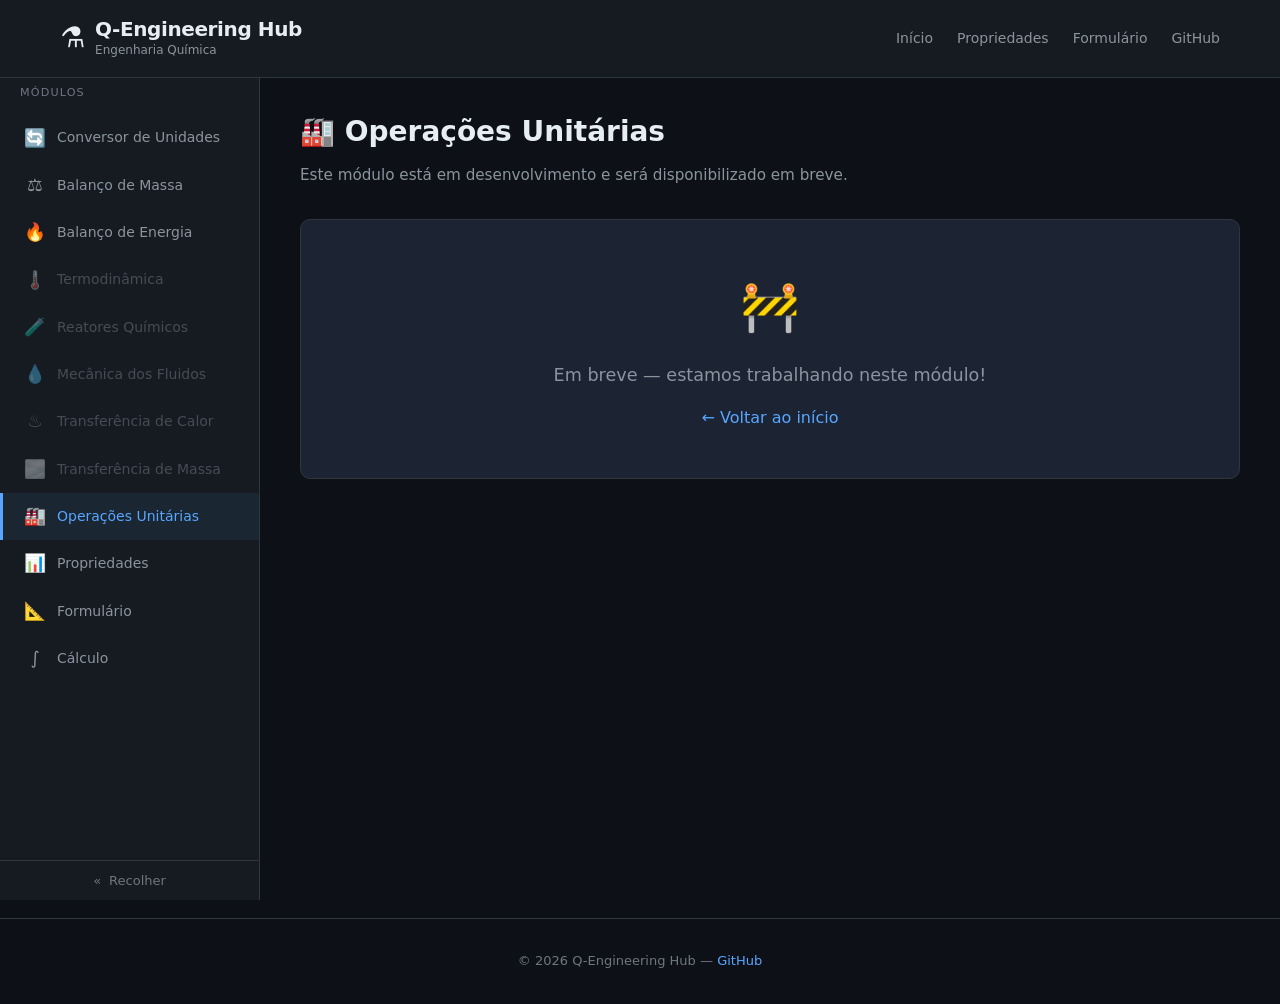
<file: pages/unit-operations.html>
<!DOCTYPE html>
<html lang="pt-BR">
<head>
  <meta charset="UTF-8" />
  <meta name="viewport" content="width=device-width, initial-scale=1.0" />
  <title>Operações Unitárias — Q-Engineering Hub</title>
  <link rel="stylesheet" href="../css/style.css" />
</head>
<body>
  <header class="site-header">
    <div class="container header-inner">
      <a href="../index.html" class="logo">
        <span class="logo-icon">⚗️</span>
        <div class="logo-text">
          <h1>Q-Engineering Hub</h1>
          <span>Engenharia Química</span>
        </div>
      </a>
      <button class="menu-toggle" id="menuToggle">☰</button>
      <nav class="header-nav" id="headerNav">
        <a href="../index.html">Início</a>
        <a href="properties.html">Propriedades</a>
        <a href="formulas.html">Formulário</a>
        <a href="https://github.com/bryanmzauza/Q-Engineering-Hub" target="_blank" rel="noopener">GitHub</a>
      </nav>
    </div>
  </header>
  <div class="page-wrapper">
    <aside class="sidebar" id="sidebar">
      <p class="sidebar-title">Módulos</p>
      <nav class="sidebar-nav">
        <a href="unit-converter.html"><span class="nav-icon">🔄</span> Conversor de Unidades</a>
        <a href="mass-balance.html"><span class="nav-icon">⚖️</span> Balanço de Massa</a>
        <a href="energy-balance.html"><span class="nav-icon">🔥</span> Balanço de Energia</a>
        <a href="thermodynamics.html" class="disabled"><span class="nav-icon">🌡️</span> Termodinâmica</a>
        <a href="reactors.html" class="disabled"><span class="nav-icon">🧪</span> Reatores Químicos</a>
        <a href="fluid-mechanics.html" class="disabled"><span class="nav-icon">💧</span> Mecânica dos Fluidos</a>
        <a href="heat-transfer.html" class="disabled"><span class="nav-icon">♨️</span> Transferência de Calor</a>
        <a href="mass-transfer.html" class="disabled"><span class="nav-icon">🌫️</span> Transferência de Massa</a>
        <a href="unit-operations.html" class="active"><span class="nav-icon">🏭</span> Operações Unitárias</a>
        <a href="properties.html"><span class="nav-icon">📊</span> Propriedades</a>
        <a href="formulas.html"><span class="nav-icon">📐</span> Formulário</a>
        <a href="calculus.html"><span class="nav-icon">∫</span> Cálculo</a>
      </nav>
    </aside>
    <main class="main-content">
      <h2 class="page-title">🏭 Operações Unitárias</h2>
      <p class="page-subtitle">Este módulo está em desenvolvimento e será disponibilizado em breve.</p>
      <div class="result-box" style="text-align:center; padding: 3rem 1.5rem;">
        <p style="font-size: 3rem; margin-bottom: 1rem;">🚧</p>
        <p style="font-size: 1.1rem; color: var(--text-secondary);">Em breve — estamos trabalhando neste módulo!</p>
        <p style="margin-top: 1rem;"><a href="../index.html">← Voltar ao início</a></p>
      </div>
    </main>
  </div>
  <footer class="site-footer">
    <div class="container">
      <p>&copy; 2026 Q-Engineering Hub — <a href="https://github.com/bryanmzauza/Q-Engineering-Hub" target="_blank" rel="noopener">GitHub</a></p>
    </div>
  </footer>
  <script src="../js/main.js"></script>
</body>
</html>
</file>
<file: css/style.css>
/* ===================================
   Q-Engineering Hub — Global Styles
   Paleta: #0d1117, #161b22, #58a6ff, #1f6feb
   =================================== */

/* ---------- Reset & Base ---------- */
*,
*::before,
*::after {
  margin: 0;
  padding: 0;
  box-sizing: border-box;
}

:root {
  --bg-primary: #0d1117;
  --bg-secondary: #161b22;
  --bg-card: #1c2333;
  --bg-input: #21262d;
  --accent: #58a6ff;
  --accent-dark: #1f6feb;
  --text-primary: #e6edf3;
  --text-secondary: #8b949e;
  --text-muted: #6e7681;
  --border: #30363d;
  --success: #3fb950;
  --warning: #d29922;
  --danger: #f85149;
  --radius-sm: 6px;
  --radius-md: 10px;
  --radius-lg: 16px;
  --shadow: 0 4px 24px rgba(0, 0, 0, 0.4);
  --transition: 0.25s ease;
  --font-main: 'Segoe UI', system-ui, -apple-system, sans-serif;
  --font-mono: 'Cascadia Code', 'Fira Code', 'Consolas', monospace;
  --max-width: 1200px;
  --sidebar-width: 260px;
  --sidebar-collapsed-width: 56px;
}

html {
  font-size: 16px;
  scroll-behavior: smooth;
}

body {
  font-family: var(--font-main);
  background-color: var(--bg-primary);
  color: var(--text-primary);
  line-height: 1.6;
  min-height: 100vh;
  -webkit-font-smoothing: antialiased;
}

a {
  color: var(--accent);
  text-decoration: none;
  transition: color var(--transition);
}
a:hover {
  color: var(--accent-dark);
}

img {
  max-width: 100%;
  display: block;
}

ul, ol {
  list-style: none;
}

button, input, select, textarea {
  font-family: inherit;
  font-size: inherit;
  color: inherit;
}

/* ---------- Utility ---------- */
.container {
  width: 100%;
  max-width: var(--max-width);
  margin: 0 auto;
  padding: 0 1.25rem;
}

.sr-only {
  position: absolute;
  width: 1px;
  height: 1px;
  padding: 0;
  margin: -1px;
  overflow: hidden;
  clip: rect(0, 0, 0, 0);
  white-space: nowrap;
  border: 0;
}

/* ---------- Header ---------- */
.site-header {
  background-color: var(--bg-secondary);
  border-bottom: 1px solid var(--border);
  padding: 1rem 0;
  position: sticky;
  top: 0;
  z-index: 100;
  backdrop-filter: blur(12px);
  -webkit-backdrop-filter: blur(12px);
}

.header-inner {
  display: flex;
  align-items: center;
  justify-content: space-between;
  gap: 1rem;
}

.logo {
  display: flex;
  align-items: center;
  gap: 0.625rem;
  text-decoration: none;
  color: var(--text-primary);
}

.logo-icon {
  font-size: 1.75rem;
}

.logo-text h1 {
  font-size: 1.25rem;
  font-weight: 700;
  letter-spacing: -0.02em;
  line-height: 1.2;
}

.logo-text span {
  font-size: 0.75rem;
  color: var(--text-secondary);
  display: block;
}

.header-nav {
  display: flex;
  align-items: center;
  gap: 1.5rem;
}

.header-nav a {
  color: var(--text-secondary);
  font-size: 0.875rem;
  font-weight: 500;
  transition: color var(--transition);
}
.header-nav a:hover,
.header-nav a.active {
  color: var(--accent);
}

.menu-toggle {
  display: none;
  background: none;
  border: none;
  color: var(--text-primary);
  font-size: 1.5rem;
  cursor: pointer;
  padding: 0.25rem;
}

/* ---------- Hero (Landing) ---------- */
.hero {
  text-align: center;
  padding: 4rem 1rem 2.5rem;
}

.hero h2 {
  font-size: 2.5rem;
  font-weight: 800;
  letter-spacing: -0.03em;
  margin-bottom: 0.75rem;
  background: linear-gradient(135deg, var(--accent), var(--accent-dark));
  -webkit-background-clip: text;
  background-clip: text;
  -webkit-text-fill-color: transparent;
}

.hero p {
  font-size: 1.125rem;
  color: var(--text-secondary);
  max-width: 600px;
  margin: 0 auto;
}

/* ---------- Module Grid ---------- */
.modules-grid {
  display: grid;
  grid-template-columns: repeat(auto-fill, minmax(280px, 1fr));
  gap: 1.25rem;
  padding-bottom: 4rem;
}

/* ---------- Module Card ---------- */
.module-card {
  position: relative;
  background: var(--bg-card);
  border: 1px solid var(--border);
  border-radius: var(--radius-lg);
  padding: 1.75rem 1.5rem;
  display: flex;
  flex-direction: column;
  gap: 0.75rem;
  transition: transform var(--transition), box-shadow var(--transition), border-color var(--transition);
  cursor: pointer;
  text-decoration: none;
  color: inherit;
}

.module-card:hover {
  transform: translateY(-4px);
  box-shadow: var(--shadow);
  border-color: var(--accent);
}

.module-card.disabled {
  opacity: 0.55;
  cursor: default;
  pointer-events: none;
}

.module-card .card-icon {
  font-size: 2.25rem;
  width: 52px;
  height: 52px;
  display: flex;
  align-items: center;
  justify-content: center;
  background: rgba(88, 166, 255, 0.1);
  border-radius: var(--radius-md);
}

.module-card h3 {
  font-size: 1.1rem;
  font-weight: 600;
}

.module-card p {
  font-size: 0.875rem;
  color: var(--text-secondary);
  line-height: 1.5;
}

/* Badge "Em breve" */
.badge {
  display: inline-block;
  font-size: 0.7rem;
  font-weight: 600;
  text-transform: uppercase;
  letter-spacing: 0.05em;
  padding: 0.2em 0.6em;
  border-radius: 999px;
  background: var(--warning);
  color: var(--bg-primary);
  position: absolute;
  top: 1rem;
  right: 1rem;
}

.badge--ready {
  background: var(--success);
}

/* ---------- Footer ---------- */
.site-footer {
  border-top: 1px solid var(--border);
  padding: 2rem 0;
  text-align: center;
  color: var(--text-muted);
  font-size: 0.8125rem;
}

.site-footer a {
  color: var(--accent);
}

.footer-links {
  display: flex;
  justify-content: center;
  gap: 1.5rem;
  margin-bottom: 0.75rem;
}

/* ---------- Module Page Layout ---------- */
.page-wrapper {
  display: flex;
  min-height: calc(100vh - 60px);
}

/* Sidebar */
.sidebar {
  width: var(--sidebar-width);
  background: var(--bg-secondary);
  border-right: 1px solid var(--border);
  padding: 1.5rem 0 0;
  position: fixed;
  left: 0;
  top: 60px;
  bottom: 0;
  z-index: 90;
  flex-shrink: 0;
  display: flex;
  flex-direction: column;
  overflow: hidden;
  transition: width var(--transition), transform var(--transition);
}

.sidebar-title {
  font-size: 0.7rem;
  text-transform: uppercase;
  letter-spacing: 0.1em;
  color: var(--text-muted);
  padding: 0 1.25rem;
  margin-bottom: 0.75rem;
  white-space: nowrap;
  overflow: hidden;
  transition: opacity var(--transition), margin var(--transition), padding var(--transition);
}

.sidebar-nav a {
  display: flex;
  align-items: center;
  gap: 0.625rem;
  padding: 0.6rem 1.25rem;
  font-size: 0.875rem;
  color: var(--text-secondary);
  transition: all var(--transition);
  border-left: 3px solid transparent;
  white-space: nowrap;
  overflow: hidden;
}

.sidebar-nav a:hover {
  background: rgba(88, 166, 255, 0.06);
  color: var(--text-primary);
}

.sidebar-nav a.active {
  color: var(--accent);
  border-left-color: var(--accent);
  background: rgba(88, 166, 255, 0.08);
}

.sidebar-nav a.disabled {
  opacity: 0.4;
  pointer-events: none;
}

.sidebar-nav .nav-icon {
  font-size: 1.1rem;
  width: 1.5rem;
  text-align: center;
  flex-shrink: 0;
}

/* Sidebar nav scrollable area */
.sidebar-nav {
  flex: 1;
  overflow-y: auto;
}

/* Sidebar Collapse Button */
.sidebar-collapse-btn {
  display: flex;
  align-items: center;
  justify-content: center;
  gap: 0.5rem;
  padding: 0.75rem 1.25rem;
  background: none;
  border: none;
  border-top: 1px solid var(--border);
  color: var(--text-muted);
  cursor: pointer;
  font-size: 0.8125rem;
  font-family: inherit;
  white-space: nowrap;
  flex-shrink: 0;
  transition: color var(--transition), background var(--transition);
}

.sidebar-collapse-btn:hover {
  color: var(--accent);
  background: rgba(88, 166, 255, 0.06);
}

/* Sidebar Collapsed State */
.sidebar.collapsed {
  width: var(--sidebar-collapsed-width);
}

.sidebar.collapsed .sidebar-title {
  opacity: 0;
  height: 0;
  margin: 0;
  padding: 0;
  pointer-events: none;
}

.sidebar.collapsed .sidebar-nav a {
  font-size: 0;
  line-height: 0;
  padding: 0.75rem 0;
  justify-content: center;
  gap: 0;
  border-left: none;
}

.sidebar.collapsed .sidebar-nav a .nav-icon {
  font-size: 1.2rem;
  line-height: 1;
}

.sidebar.collapsed .sidebar-nav a.active {
  background: rgba(88, 166, 255, 0.08);
}

.sidebar.collapsed .sidebar-collapse-btn {
  padding: 0.75rem 0;
}

.sidebar.collapsed .collapse-label {
  display: none;
}

.sidebar.collapsed ~ .main-content {
  margin-left: var(--sidebar-collapsed-width);
}

/* Main Content */
.main-content {
  flex: 1;
  padding: 2rem 2.5rem;
  min-width: 0;
  margin-left: var(--sidebar-width);
  transition: margin-left var(--transition);
}

.page-title {
  font-size: 1.75rem;
  font-weight: 700;
  margin-bottom: 0.5rem;
}

.page-subtitle {
  color: var(--text-secondary);
  font-size: 0.95rem;
  margin-bottom: 2rem;
}

/* ---------- Form Controls ---------- */
.form-group {
  margin-bottom: 1.25rem;
}

.form-group label {
  display: block;
  font-size: 0.8125rem;
  font-weight: 600;
  color: var(--text-secondary);
  margin-bottom: 0.4rem;
  text-transform: uppercase;
  letter-spacing: 0.04em;
}

.form-control {
  width: 100%;
  padding: 0.65rem 0.9rem;
  background: var(--bg-input);
  border: 1px solid var(--border);
  border-radius: var(--radius-sm);
  color: var(--text-primary);
  font-size: 0.95rem;
  transition: border-color var(--transition), box-shadow var(--transition);
  outline: none;
}

.form-control:focus {
  border-color: var(--accent);
  box-shadow: 0 0 0 3px rgba(88, 166, 255, 0.15);
}

select.form-control {
  appearance: none;
  background-image: url("data:image/svg+xml,%3Csvg xmlns='http://www.w3.org/2000/svg' width='12' height='12' fill='%238b949e' viewBox='0 0 16 16'%3E%3Cpath d='M1.5 5.5l6.5 6.5 6.5-6.5'/%3E%3C/svg%3E");
  background-repeat: no-repeat;
  background-position: right 0.75rem center;
  padding-right: 2.25rem;
  cursor: pointer;
}

/* ---------- Result Box ---------- */
.result-box {
  background: var(--bg-card);
  border: 1px solid var(--border);
  border-radius: var(--radius-md);
  padding: 1.5rem;
  margin-top: 1.5rem;
}

.result-box .result-label {
  font-size: 0.8rem;
  color: var(--text-muted);
  text-transform: uppercase;
  letter-spacing: 0.05em;
  margin-bottom: 0.5rem;
}

.result-box .result-value {
  font-size: 1.75rem;
  font-weight: 700;
  color: var(--accent);
  font-family: var(--font-mono);
  word-break: break-all;
}

/* ---------- Converter Layout ---------- */
.converter-row {
  display: grid;
  grid-template-columns: 1fr 1fr;
  gap: 1rem;
}

.swap-btn {
  background: var(--bg-input);
  border: 1px solid var(--border);
  border-radius: 50%;
  width: 40px;
  height: 40px;
  display: flex;
  align-items: center;
  justify-content: center;
  font-size: 1.2rem;
  cursor: pointer;
  color: var(--text-secondary);
  transition: background var(--transition), color var(--transition);
  margin: 0 auto;
}

.swap-btn:hover {
  background: var(--accent-dark);
  color: #fff;
  border-color: var(--accent);
}

/* ---------- Category Pills ---------- */
.category-pills {
  display: flex;
  flex-wrap: wrap;
  gap: 0.5rem;
  margin-bottom: 1.75rem;
}

.category-pill {
  padding: 0.45rem 1rem;
  border-radius: 999px;
  border: 1px solid var(--border);
  background: transparent;
  color: var(--text-secondary);
  font-size: 0.8125rem;
  font-weight: 500;
  cursor: pointer;
  transition: all var(--transition);
}

.category-pill:hover {
  border-color: var(--accent);
  color: var(--text-primary);
}

.category-pill.active {
  background: var(--accent-dark);
  border-color: var(--accent);
  color: #fff;
}

/* ---------- Table (Properties) ---------- */
.data-table {
  width: 100%;
  border-collapse: collapse;
  font-size: 0.875rem;
}

.data-table thead {
  background: var(--bg-secondary);
}

.data-table th,
.data-table td {
  padding: 0.75rem 1rem;
  text-align: left;
  border-bottom: 1px solid var(--border);
}

.data-table th {
  font-weight: 600;
  color: var(--text-secondary);
  text-transform: uppercase;
  font-size: 0.75rem;
  letter-spacing: 0.05em;
}

.data-table tbody tr {
  transition: background var(--transition);
}

.data-table tbody tr:hover {
  background: rgba(88, 166, 255, 0.04);
}

/* ---------- Search Input ---------- */
.search-wrapper {
  position: relative;
  margin-bottom: 1.5rem;
}

.search-wrapper .search-icon {
  position: absolute;
  left: 0.75rem;
  top: 50%;
  transform: translateY(-50%);
  color: var(--text-muted);
  font-size: 1rem;
}

.search-wrapper input {
  padding-left: 2.5rem;
}

/* ---------- Scrollbar ---------- */
::-webkit-scrollbar {
  width: 8px;
}
::-webkit-scrollbar-track {
  background: var(--bg-primary);
}
::-webkit-scrollbar-thumb {
  background: var(--border);
  border-radius: 4px;
}
::-webkit-scrollbar-thumb:hover {
  background: var(--text-muted);
}

/* ---------- Responsive ---------- */
@media (max-width: 768px) {
  .hero h2 {
    font-size: 1.75rem;
  }

  .modules-grid {
    grid-template-columns: 1fr;
  }

  .menu-toggle {
    display: block;
  }

  .header-nav {
    display: none;
  }

  .header-nav.open {
    display: flex;
    flex-direction: column;
    position: absolute;
    top: 100%;
    left: 0;
    right: 0;
    background: var(--bg-secondary);
    border-bottom: 1px solid var(--border);
    padding: 1rem;
    gap: 0.75rem;
  }

  .sidebar {
    position: fixed;
    left: 0;
    top: 60px;
    bottom: 0;
    z-index: 90;
    transform: translateX(-100%);
  }

  .sidebar.open {
    transform: translateX(0);
  }

  .page-wrapper {
    flex-direction: column;
  }

  .main-content {
    margin-left: 0;
    padding: 1.5rem 1rem;
  }

  .converter-row {
    grid-template-columns: 1fr;
  }

  .sidebar-collapse-btn {
    display: none;
  }
}

@media (max-width: 480px) {
  .hero h2 {
    font-size: 1.4rem;
  }

  .hero p {
    font-size: 0.95rem;
  }

  .module-card {
    padding: 1.25rem 1rem;
  }

  .result-box .result-value {
    font-size: 1.3rem;
  }
}
</file>
